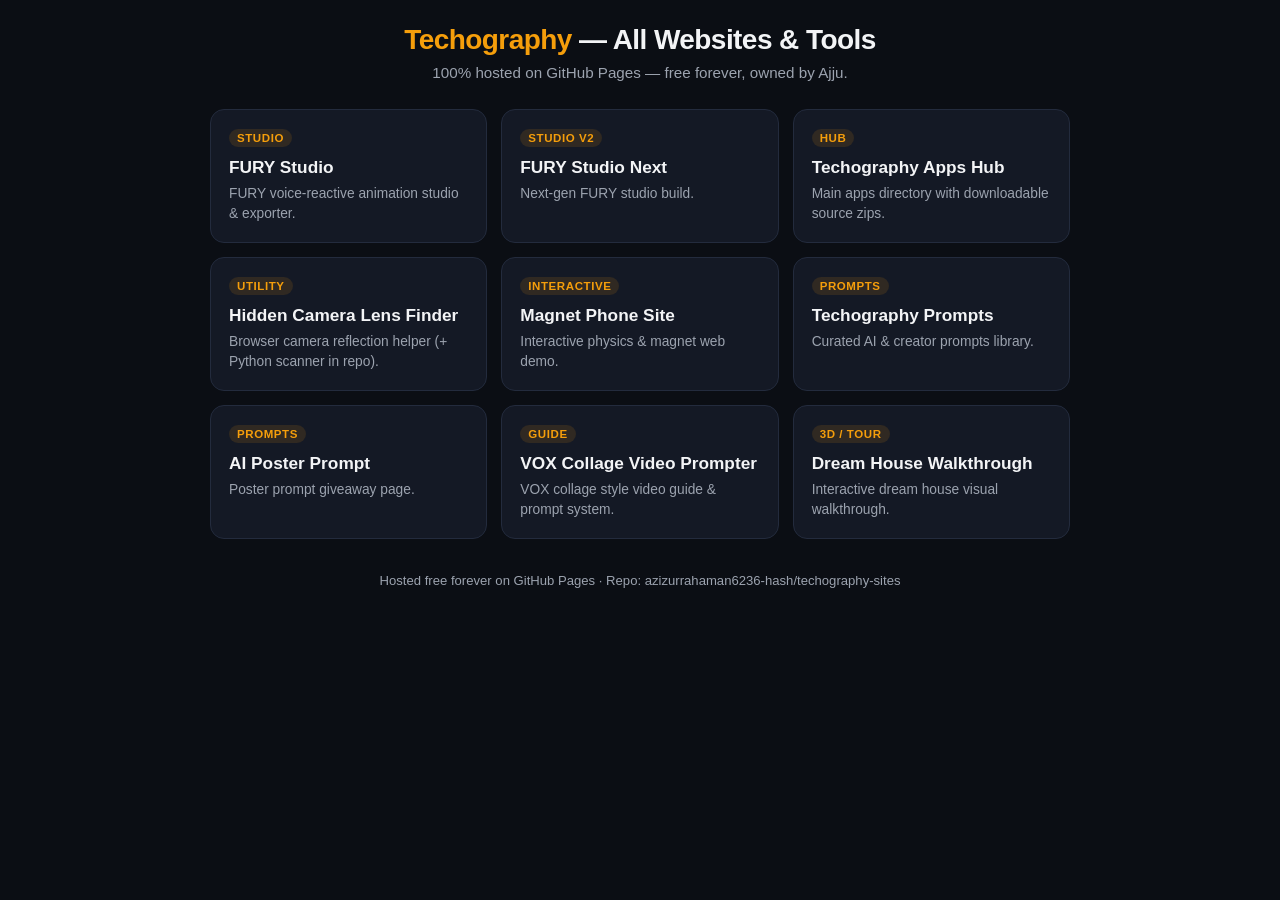
<file: index.html>
<!DOCTYPE html>
<html lang="en">
<head>
<meta charset="UTF-8">
<meta name="viewport" content="width=device-width, initial-scale=1.0">
<title>Techography — Websites & Tools Hub</title>
<style>
  :root { --bg:#0b0e14; --card:#141925; --border:#232b3d; --accent:#f59e0b; --text:#f3f4f6; --muted:#9ca3af; }
  * { box-sizing:border-box; margin:0; padding:0; }
  body { font-family: -apple-system, BlinkMacSystemFont, 'Segoe UI', Roboto, sans-serif; background:var(--bg); color:var(--text); padding:24px 16px 48px; }
  .wrap { max-width:860px; margin:0 auto; }
  header { text-align:center; margin-bottom:28px; }
  h1 { font-size:1.75rem; font-weight:800; letter-spacing:-0.02em; }
  h1 span { color:var(--accent); }
  p.sub { color:var(--muted); margin-top:8px; font-size:0.95rem; }
  .grid { display:grid; grid-template-columns:repeat(auto-fill, minmax(250px, 1fr)); gap:14px; }
  a.card { display:block; text-decoration:none; color:inherit; background:var(--card); border:1px solid var(--border); border-radius:14px; padding:18px; transition:transform .15s, border-color .15s; }
  a.card:hover { transform:translateY(-2px); border-color:var(--accent); }
  .tag { display:inline-block; font-size:0.72rem; font-weight:700; text-transform:uppercase; letter-spacing:0.05em; color:var(--accent); background:rgba(245,158,11,0.12); padding:3px 8px; border-radius:999px; margin-bottom:10px; }
  .card h2 { font-size:1.08rem; margin-bottom:6px; }
  .card p { font-size:0.86rem; color:var(--muted); line-height:1.45; }
  footer { text-align:center; margin-top:34px; color:var(--muted); font-size:0.82rem; }
</style>
</head>
<body>
<div class="wrap">
  <header>
    <h1><span>Techography</span> — All Websites & Tools</h1>
    <p class="sub">100% hosted on GitHub Pages — free forever, owned by Ajju.</p>
  </header>
  <div class="grid">
    <a class="card" href="./fury-studio/"><span class="tag">Studio</span><h2>FURY Studio</h2><p>FURY voice-reactive animation studio &amp; exporter.</p></a>
    <a class="card" href="./fury-studio-next/"><span class="tag">Studio v2</span><h2>FURY Studio Next</h2><p>Next-gen FURY studio build.</p></a>
    <a class="card" href="./techography-apps/"><span class="tag">Hub</span><h2>Techography Apps Hub</h2><p>Main apps directory with downloadable source zips.</p></a>
    <a class="card" href="./hidden-cam-finder/"><span class="tag">Utility</span><h2>Hidden Camera Lens Finder</h2><p>Browser camera reflection helper (+ Python scanner in repo).</p></a>
    <a class="card" href="./magnet-phone/"><span class="tag">Interactive</span><h2>Magnet Phone Site</h2><p>Interactive physics &amp; magnet web demo.</p></a>
    <a class="card" href="./prompts/"><span class="tag">Prompts</span><h2>Techography Prompts</h2><p>Curated AI &amp; creator prompts library.</p></a>
    <a class="card" href="./ai-poster-prompt/"><span class="tag">Prompts</span><h2>AI Poster Prompt</h2><p>Poster prompt giveaway page.</p></a>
    <a class="card" href="./vox-skill/"><span class="tag">Guide</span><h2>VOX Collage Video Prompter</h2><p>VOX collage style video guide &amp; prompt system.</p></a>
    <a class="card" href="./dream-house/"><span class="tag">3D / Tour</span><h2>Dream House Walkthrough</h2><p>Interactive dream house visual walkthrough.</p></a>
  </div>
  <footer>Hosted free forever on GitHub Pages · Repo: azizurrahaman6236-hash/techography-sites</footer>
</div>
</body>
</html>
</file>
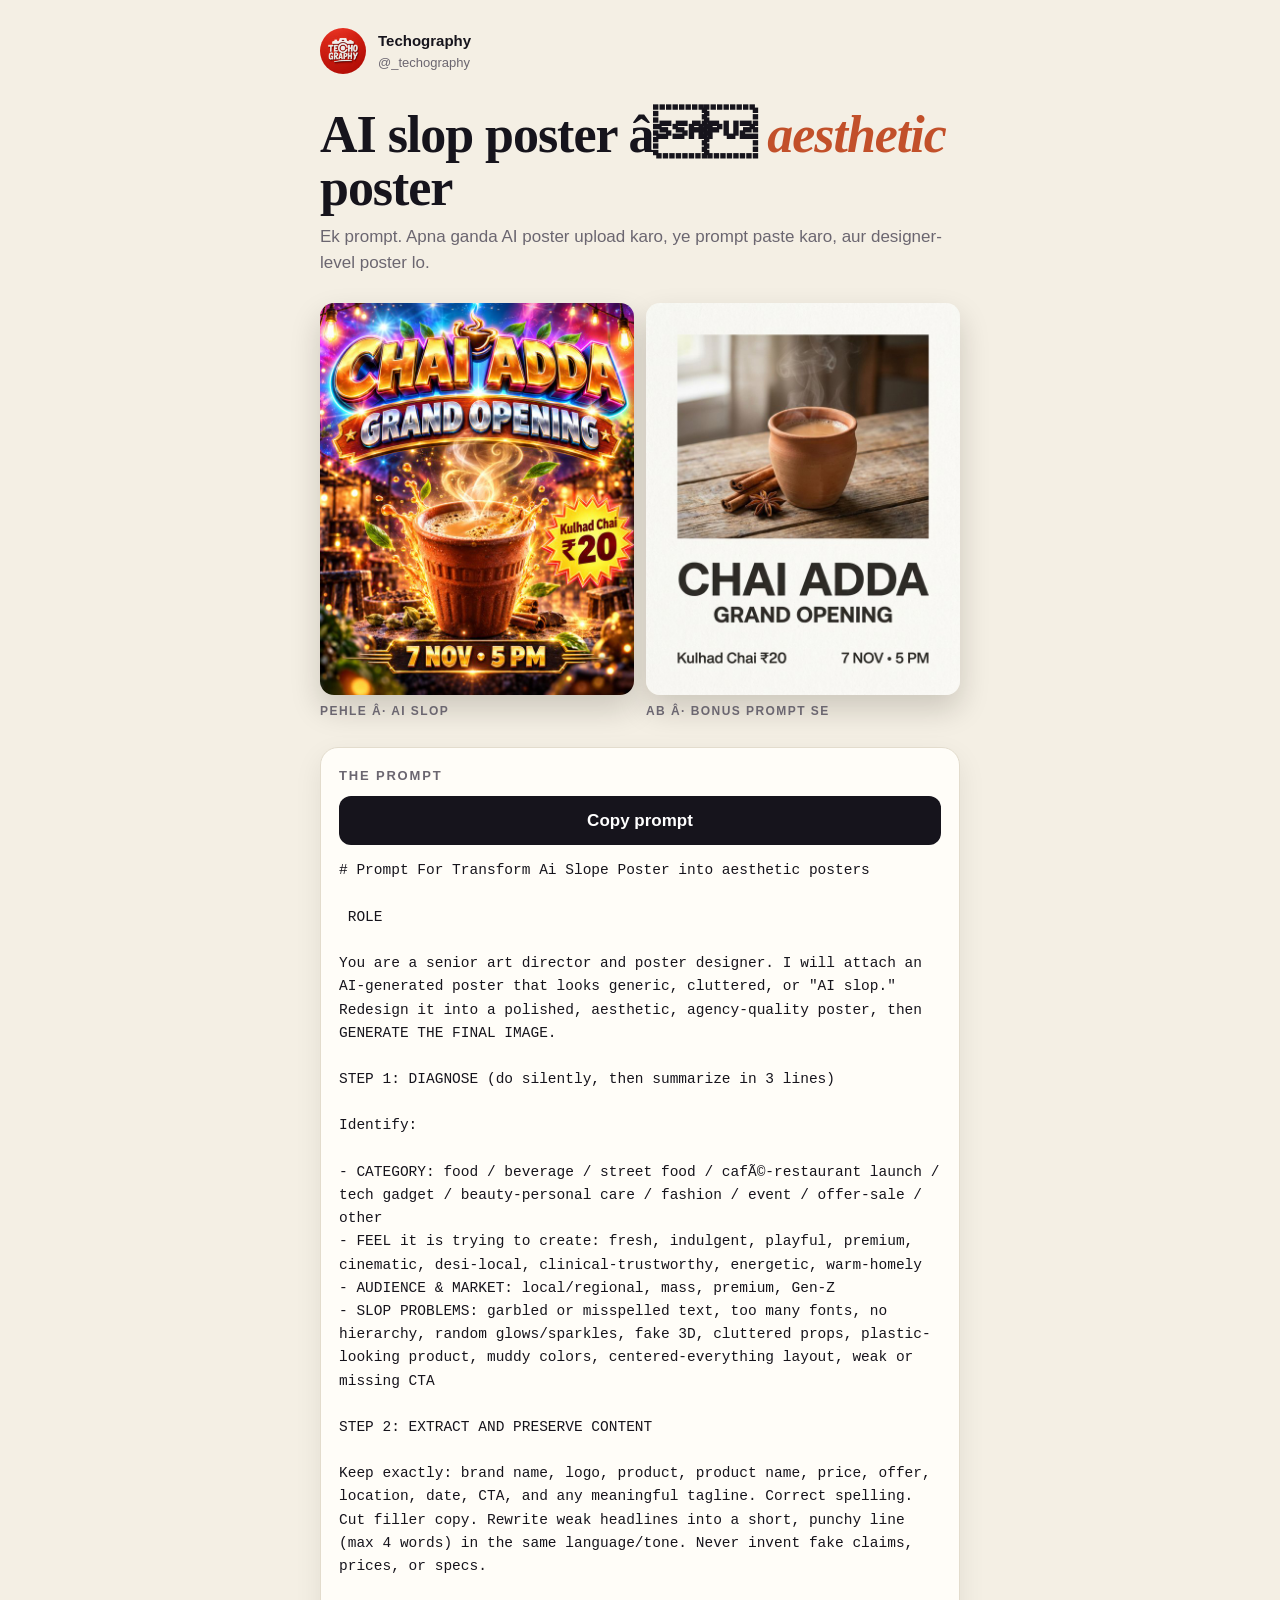
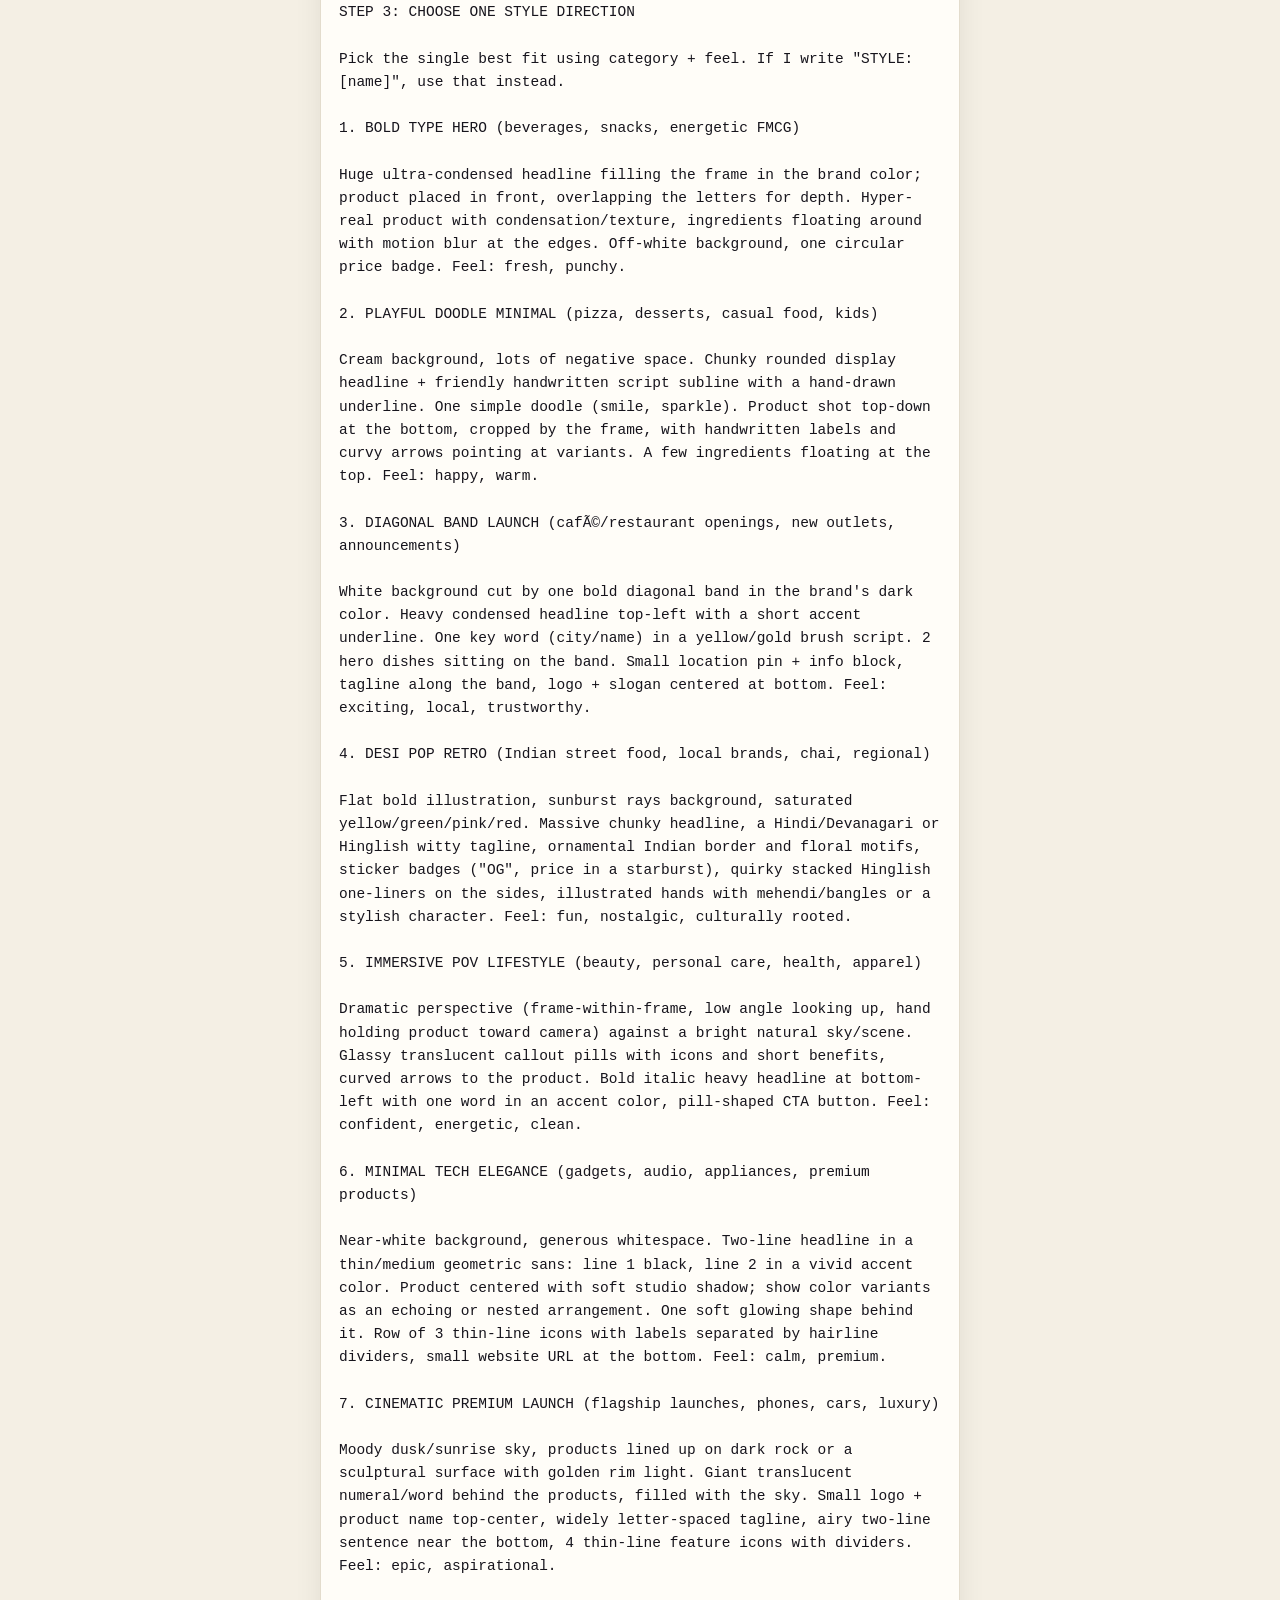
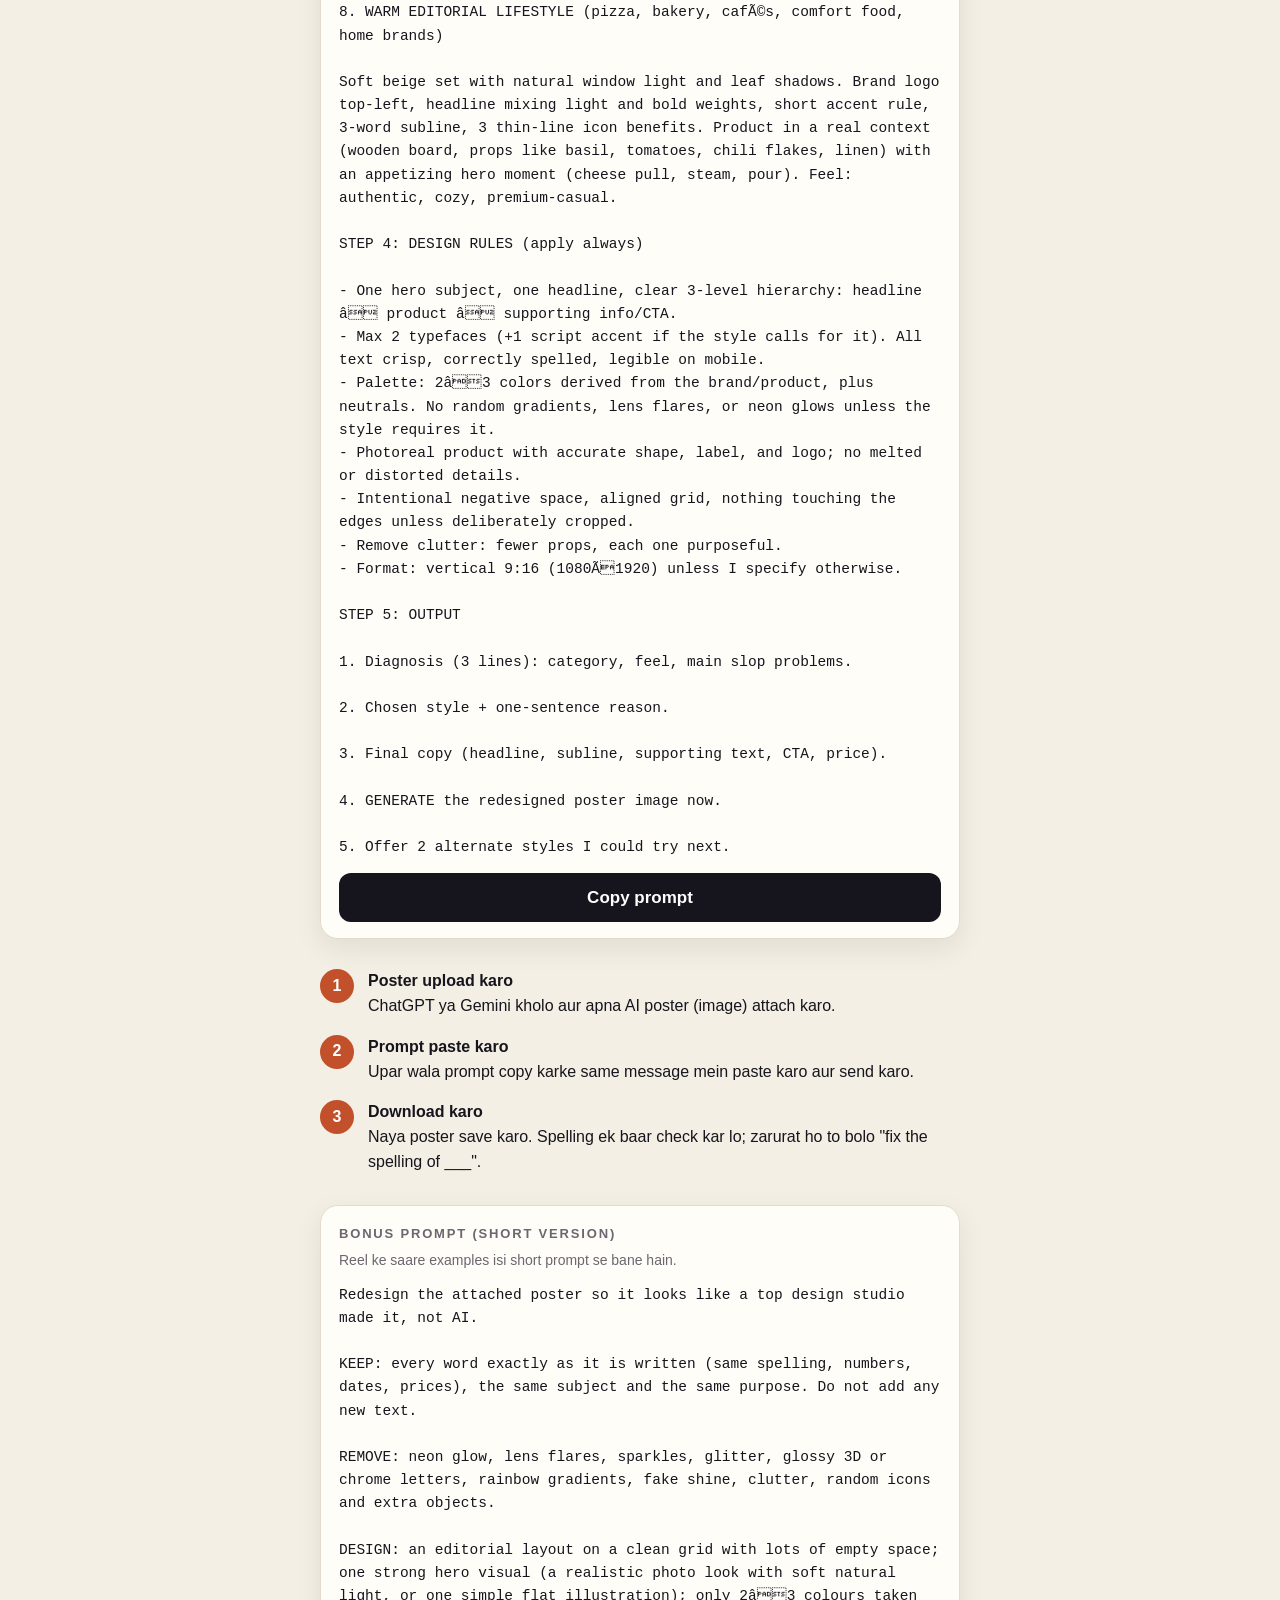
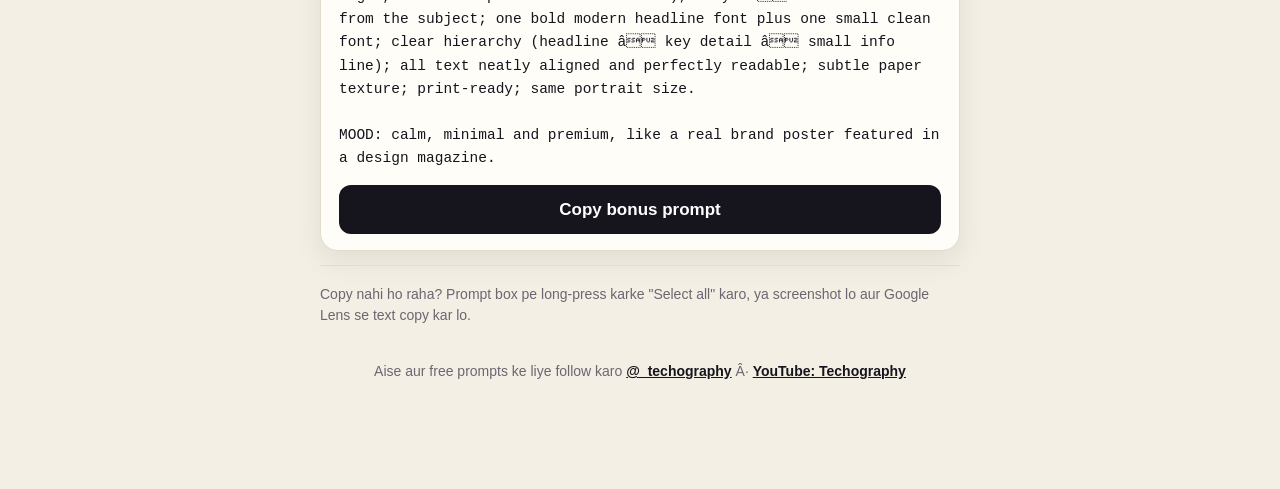
<file: ai-poster-prompt/index.html>
<!doctype html><html lang="en"><head><meta charset="utf-8"><meta name="viewport" content="width=device-width,initial-scale=1">
<title>AI Slop â Aesthetic Poster Prompt | Techography</title>
<meta property="og:title" content="AI Slop â Aesthetic Poster: the free prompt">
<meta property="og:description" content="One prompt that turns an ugly AI poster into a clean designer poster. Copy, paste, done.">
<meta property="og:image" content="https://ai-poster-prompt.sites.tab.bot/og.jpg"><meta name="theme-color" content="#f4efe4">
<style>
:root{--bg:#f4efe4;--ink:#16141c;--muted:#6b6670;--acc:#c2502a;--card:#fffdf8}
*{box-sizing:border-box}body{margin:0;background:var(--bg);color:var(--ink);font:16px/1.55 -apple-system,BlinkMacSystemFont,"Segoe UI",Inter,Roboto,sans-serif}
.wrap{max-width:680px;margin:0 auto;padding:28px 20px 60px}
header{display:flex;align-items:center;gap:12px}header img{width:46px;height:46px;border-radius:50%}
header b{font-size:15px}header span{display:block;color:var(--muted);font-size:13px}
h1{font:800 clamp(34px,8vw,52px)/1.02 Georgia,"Playfair Display",serif;letter-spacing:-.02em;margin:34px 0 10px}
h1 em{font-style:italic;color:var(--acc)}
.sub{color:var(--muted);margin:0 0 26px;font-size:17px}
.ba{display:grid;grid-template-columns:1fr 1fr;gap:12px;margin:0 0 30px}
.ba figure{margin:0}.ba img{width:100%;border-radius:14px;display:block;box-shadow:0 14px 30px rgba(30,20,10,.18)}
.ba figcaption{font:700 12px/1 Inter,sans-serif;letter-spacing:.12em;text-transform:uppercase;margin-top:10px;color:var(--muted)}
.box{background:var(--card);border:1px solid #e3dccd;border-radius:18px;padding:18px 18px 16px;box-shadow:0 10px 28px rgba(30,20,10,.08)}
.box h2{font-size:13px;letter-spacing:.14em;text-transform:uppercase;margin:0 0 10px;color:var(--muted)}
pre{white-space:pre-wrap;word-wrap:break-word;font:14.5px/1.6 ui-monospace,SFMono-Regular,Menlo,Consolas,monospace;margin:0;max-height:none;user-select:all;-webkit-user-select:all}
button{margin-top:14px;width:100%;border:0;border-radius:12px;background:var(--ink);color:#fff;font:700 17px/1 Inter,sans-serif;padding:16px;cursor:pointer}
button.ok{background:#2e7d32}button.top{margin:0 0 14px}.bonus{margin-top:6px}.note{font-size:14px;color:var(--muted);margin:-4px 0 12px}
ol{padding-left:0;list-style:none;counter-reset:s;margin:30px 0}ol li{counter-increment:s;display:flex;gap:14px;margin:0 0 16px;align-items:flex-start}
ol li:before{content:counter(s);flex:0 0 34px;height:34px;border-radius:50%;background:var(--acc);color:#fff;font-weight:800;display:flex;align-items:center;justify-content:center}
.tip{font-size:14px;color:var(--muted);border-top:1px solid #e3dccd;padding-top:18px}
.foot{margin-top:34px;text-align:center;font-size:14px;color:var(--muted)}.foot a{color:var(--ink);font-weight:700}
</style></head><body><div class="wrap">
<header><img src="logo.jpg" alt="Techography"><div><b>Techography</b><span>@_techography</span></div></header>
<h1>AI slop poster â <em>aesthetic</em> poster</h1>
<p class="sub">Ek prompt. Apna ganda AI poster upload karo, ye prompt paste karo, aur designer-level poster lo.</p>
<div class="ba"><figure><img src="before.jpg" alt="AI slop poster"><figcaption>Pehle Â· AI slop</figcaption></figure>
<figure><img src="after.jpg" alt="Aesthetic poster made with this prompt"><figcaption>Ab Â· bonus prompt se</figcaption></figure></div>
<div class="box"><h2>The prompt</h2><button class="top" onclick="cp('p',this)">Copy prompt</button><pre id="p"># Prompt For Transform Ai Slope Poster into aesthetic posters

 ROLE

You are a senior art director and poster designer. I will attach an AI-generated poster that looks generic, cluttered, or &quot;AI slop.&quot; Redesign it into a polished, aesthetic, agency-quality poster, then GENERATE THE FINAL IMAGE.

STEP 1: DIAGNOSE (do silently, then summarize in 3 lines)

Identify:

- CATEGORY: food / beverage / street food / cafÃ©-restaurant launch / tech gadget / beauty-personal care / fashion / event / offer-sale / other
- FEEL it is trying to create: fresh, indulgent, playful, premium, cinematic, desi-local, clinical-trustworthy, energetic, warm-homely
- AUDIENCE &amp; MARKET: local/regional, mass, premium, Gen-Z
- SLOP PROBLEMS: garbled or misspelled text, too many fonts, no hierarchy, random glows/sparkles, fake 3D, cluttered props, plastic-looking product, muddy colors, centered-everything layout, weak or missing CTA

STEP 2: EXTRACT AND PRESERVE CONTENT

Keep exactly: brand name, logo, product, product name, price, offer, location, date, CTA, and any meaningful tagline. Correct spelling. Cut filler copy. Rewrite weak headlines into a short, punchy line (max 4 words) in the same language/tone. Never invent fake claims, prices, or specs.

STEP 3: CHOOSE ONE STYLE DIRECTION

Pick the single best fit using category + feel. If I write &quot;STYLE: [name]&quot;, use that instead.

1. BOLD TYPE HERO (beverages, snacks, energetic FMCG)

Huge ultra-condensed headline filling the frame in the brand color; product placed in front, overlapping the letters for depth. Hyper-real product with condensation/texture, ingredients floating around with motion blur at the edges. Off-white background, one circular price badge. Feel: fresh, punchy.

2. PLAYFUL DOODLE MINIMAL (pizza, desserts, casual food, kids)

Cream background, lots of negative space. Chunky rounded display headline + friendly handwritten script subline with a hand-drawn underline. One simple doodle (smile, sparkle). Product shot top-down at the bottom, cropped by the frame, with handwritten labels and curvy arrows pointing at variants. A few ingredients floating at the top. Feel: happy, warm.

3. DIAGONAL BAND LAUNCH (cafÃ©/restaurant openings, new outlets, announcements)

White background cut by one bold diagonal band in the brand&#x27;s dark color. Heavy condensed headline top-left with a short accent underline. One key word (city/name) in a yellow/gold brush script. 2 hero dishes sitting on the band. Small location pin + info block, tagline along the band, logo + slogan centered at bottom. Feel: exciting, local, trustworthy.

4. DESI POP RETRO (Indian street food, local brands, chai, regional)

Flat bold illustration, sunburst rays background, saturated yellow/green/pink/red. Massive chunky headline, a Hindi/Devanagari or Hinglish witty tagline, ornamental Indian border and floral motifs, sticker badges (&quot;OG&quot;, price in a starburst), quirky stacked Hinglish one-liners on the sides, illustrated hands with mehendi/bangles or a stylish character. Feel: fun, nostalgic, culturally rooted.

5. IMMERSIVE POV LIFESTYLE (beauty, personal care, health, apparel)

Dramatic perspective (frame-within-frame, low angle looking up, hand holding product toward camera) against a bright natural sky/scene. Glassy translucent callout pills with icons and short benefits, curved arrows to the product. Bold italic heavy headline at bottom-left with one word in an accent color, pill-shaped CTA button. Feel: confident, energetic, clean.

6. MINIMAL TECH ELEGANCE (gadgets, audio, appliances, premium products)

Near-white background, generous whitespace. Two-line headline in a thin/medium geometric sans: line 1 black, line 2 in a vivid accent color. Product centered with soft studio shadow; show color variants as an echoing or nested arrangement. One soft glowing shape behind it. Row of 3 thin-line icons with labels separated by hairline dividers, small website URL at the bottom. Feel: calm, premium.

7. CINEMATIC PREMIUM LAUNCH (flagship launches, phones, cars, luxury)

Moody dusk/sunrise sky, products lined up on dark rock or a sculptural surface with golden rim light. Giant translucent numeral/word behind the products, filled with the sky. Small logo + product name top-center, widely letter-spaced tagline, airy two-line sentence near the bottom, 4 thin-line feature icons with dividers. Feel: epic, aspirational.

8. WARM EDITORIAL LIFESTYLE (pizza, bakery, cafÃ©s, comfort food, home brands)

Soft beige set with natural window light and leaf shadows. Brand logo top-left, headline mixing light and bold weights, short accent rule, 3-word subline, 3 thin-line icon benefits. Product in a real context (wooden board, props like basil, tomatoes, chili flakes, linen) with an appetizing hero moment (cheese pull, steam, pour). Feel: authentic, cozy, premium-casual.

STEP 4: DESIGN RULES (apply always)

- One hero subject, one headline, clear 3-level hierarchy: headline â product â supporting info/CTA.
- Max 2 typefaces (+1 script accent if the style calls for it). All text crisp, correctly spelled, legible on mobile.
- Palette: 2â3 colors derived from the brand/product, plus neutrals. No random gradients, lens flares, or neon glows unless the style requires it.
- Photoreal product with accurate shape, label, and logo; no melted or distorted details.
- Intentional negative space, aligned grid, nothing touching the edges unless deliberately cropped.
- Remove clutter: fewer props, each one purposeful.
- Format: vertical 9:16 (1080Ã1920) unless I specify otherwise.

STEP 5: OUTPUT

1. Diagnosis (3 lines): category, feel, main slop problems.

2. Chosen style + one-sentence reason.

3. Final copy (headline, subline, supporting text, CTA, price).

4. GENERATE the redesigned poster image now.

5. Offer 2 alternate styles I could try next.</pre><button onclick="cp('p',this)">Copy prompt</button></div>
<ol>
<li><div><b>Poster upload karo</b><br>ChatGPT ya Gemini kholo aur apna AI poster (image) attach karo.</div></li>
<li><div><b>Prompt paste karo</b><br>Upar wala prompt copy karke same message mein paste karo aur send karo.</div></li>
<li><div><b>Download karo</b><br>Naya poster save karo. Spelling ek baar check kar lo; zarurat ho to bolo "fix the spelling of ___".</div></li>
</ol>
<div class="box bonus"><h2>Bonus prompt (short version)</h2><p class="note">Reel ke saare examples isi short prompt se bane hain.</p><pre id="q">Redesign the attached poster so it looks like a top design studio made it, not AI.

KEEP: every word exactly as it is written (same spelling, numbers, dates, prices), the same subject and the same purpose. Do not add any new text.

REMOVE: neon glow, lens flares, sparkles, glitter, glossy 3D or chrome letters, rainbow gradients, fake shine, clutter, random icons and extra objects.

DESIGN: an editorial layout on a clean grid with lots of empty space; one strong hero visual (a realistic photo look with soft natural light, or one simple flat illustration); only 2â3 colours taken from the subject; one bold modern headline font plus one small clean font; clear hierarchy (headline â key detail â small info line); all text neatly aligned and perfectly readable; subtle paper texture; print-ready; same portrait size.

MOOD: calm, minimal and premium, like a real brand poster featured in a design magazine.</pre><button onclick="cp('q',this)">Copy bonus prompt</button></div>
<p class="tip">Copy nahi ho raha? Prompt box pe long-press karke "Select all" karo, ya screenshot lo aur Google Lens se text copy kar lo.</p>
<div class="foot">Aise aur free prompts ke liye follow karo <a href="https://www.instagram.com/_techography/">@_techography</a> Â· <a href="https://www.youtube.com/@aziziurrahaman">YouTube: Techography</a></div>
</div>
<script>function cp(id,b){var t=document.getElementById(id).innerText,l=b.textContent;
function ok(){b.textContent='Copied â';b.className=(b.className.indexOf('top')>=0?'top ':'')+'ok';setTimeout(function(){b.textContent=l;b.className=b.className.replace(' ok','').replace('ok','')},2200)}
function fb(){var a=document.createElement('textarea');a.value=t;document.body.appendChild(a);a.select();try{document.execCommand('copy');ok()}catch(e){}document.body.removeChild(a)}
if(navigator.clipboard&&window.isSecureContext){navigator.clipboard.writeText(t).then(ok,fb)}else fb();}</script>
</body></html>
</file>
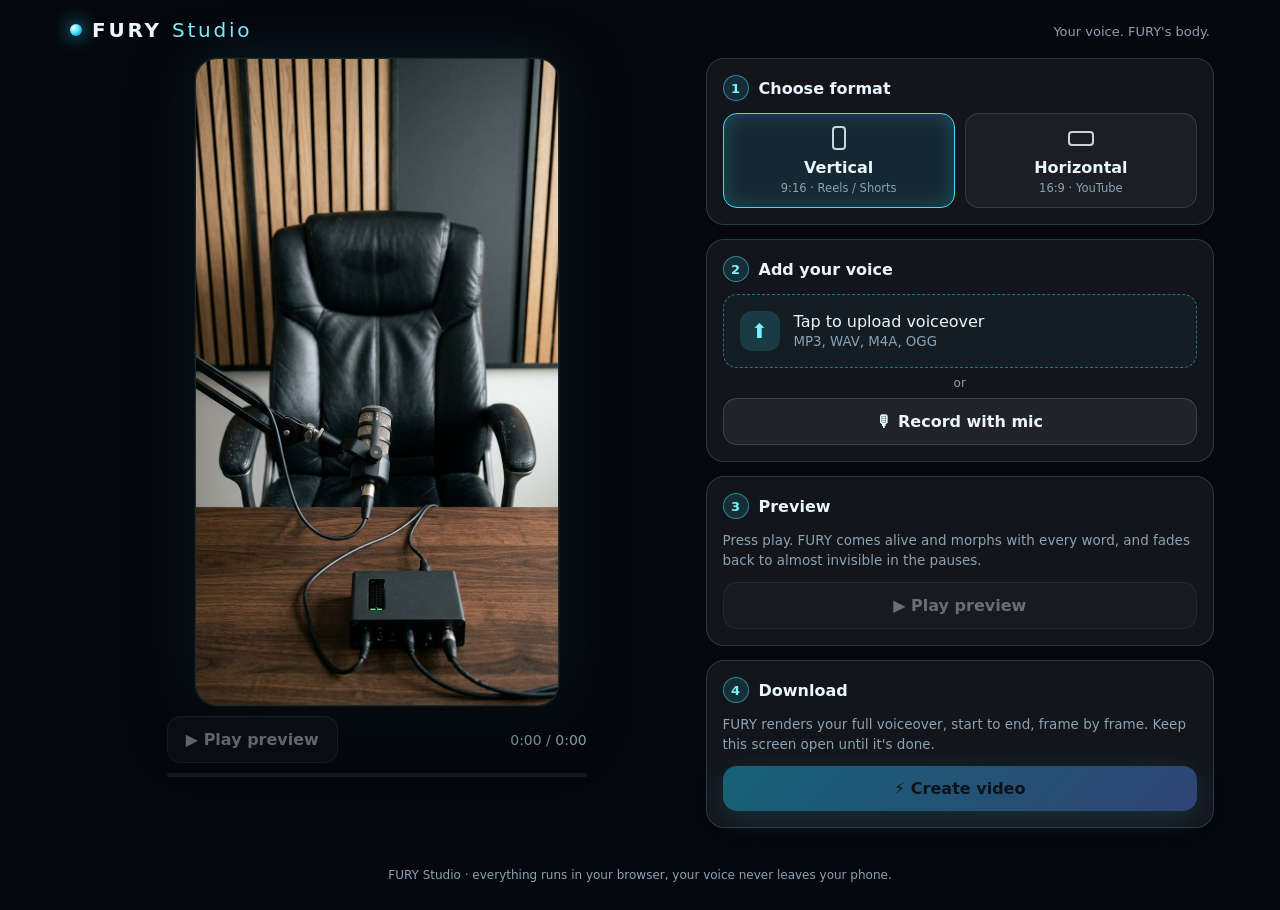
<file: fury-studio/index.html>
<!doctype html>
<html lang="en">
<head>
<meta charset="utf-8">
<meta name="viewport" content="width=device-width, initial-scale=1, viewport-fit=cover">
<title>FURY Studio — make FURY talk with your voice</title>
<meta name="description" content="Upload your voiceover and FURY, the liquid-glass AI presenter, reacts to every word. Download the video in vertical or horizontal.">
<meta name="theme-color" content="#05070d">
<link rel="stylesheet" href="styles.css?v=8">
</head>
<body>
<div class="aurora" aria-hidden="true"></div>
<header class="top">
  <div class="brand"><span class="dot" aria-hidden="true"></span>FURY <b>Studio</b></div>
  <p class="tag">Your voice. FURY's body.</p>
</header>

<main class="wrap">
  <section class="stage-col" aria-label="Preview">
    <div id="stageBox" class="stage vertical">
      <canvas id="stage" width="1080" height="1920" aria-label="FURY live preview"></canvas>
      <div id="loading" class="overlay"><div class="load-in"><span class="spin" aria-hidden="true"></span>Loading FURY…<a class="late" href="./?r=1">Still loading? Tap to retry</a></div></div>
      <div id="recBadge" class="rec" hidden><span></span>REC</div>
    </div>
    <div class="transport">
      <button id="playBtn" class="btn ghost" disabled>▶ Play preview</button>
      <div class="time"><span id="tCur">0:00</span> / <span id="tDur">0:00</span></div>
    </div>
    <div class="meter" aria-hidden="true"><i id="meterFill"></i></div>
  </section>

  <section class="steps-col">
    <div class="card">
      <h2><span class="num">1</span>Choose format</h2>
      <div class="seg" role="radiogroup" aria-label="Video format">
        <button class="seg-btn active" data-fmt="vertical" role="radio" aria-checked="true"><span class="ico v"></span>Vertical<small>9:16 · Reels / Shorts</small></button>
        <button class="seg-btn" data-fmt="horizontal" role="radio" aria-checked="false"><span class="ico h"></span>Horizontal<small>16:9 · YouTube</small></button>
      </div>
    </div>

    <div class="card">
      <h2><span class="num">2</span>Add your voice</h2>
      <label class="drop" id="drop">
        <input id="file" type="file" accept="audio/*,.mp3,.wav,.m4a,.ogg,.aac">
        <span class="drop-ico">⬆</span>
        <span id="dropText">Tap to upload voiceover<br><small>MP3, WAV, M4A, OGG</small></span>
      </label>
      <div class="or">or</div>
      <button id="micBtn" class="btn ghost wide">🎙 Record with mic</button>
      <p id="voiceInfo" class="info" hidden></p>
    </div>

    <div class="card">
      <h2><span class="num">3</span>Preview</h2>
      <p class="hint">Press play. FURY comes alive and morphs with every word, and fades back to almost invisible in the pauses.</p>
      <button id="playBtn2" class="btn ghost wide" disabled>▶ Play preview</button>
    </div>

    <div class="card">
      <h2><span class="num">4</span>Download</h2>
      <p class="hint">FURY renders your full voiceover, start to end, frame by frame. Keep this screen open until it's done.</p>
      <button id="exportBtn" class="btn primary wide" disabled>⚡ Create video</button>
      <div class="progress" id="progWrap" hidden><i id="prog"></i><span id="progText">0%</span></div>
      <a id="dlLink" class="btn primary wide" hidden download>⬇ Download video</a>
      <p id="exportInfo" class="info" hidden></p>
    </div>
  </section>
</main>
<footer class="foot">FURY Studio · everything runs in your browser, your voice never leaves your phone.</footer>
<script src="assets/mp4-muxer.js?v=8"></script>
<script src="script.js?v=8"></script>
</body>
</html>
</file>
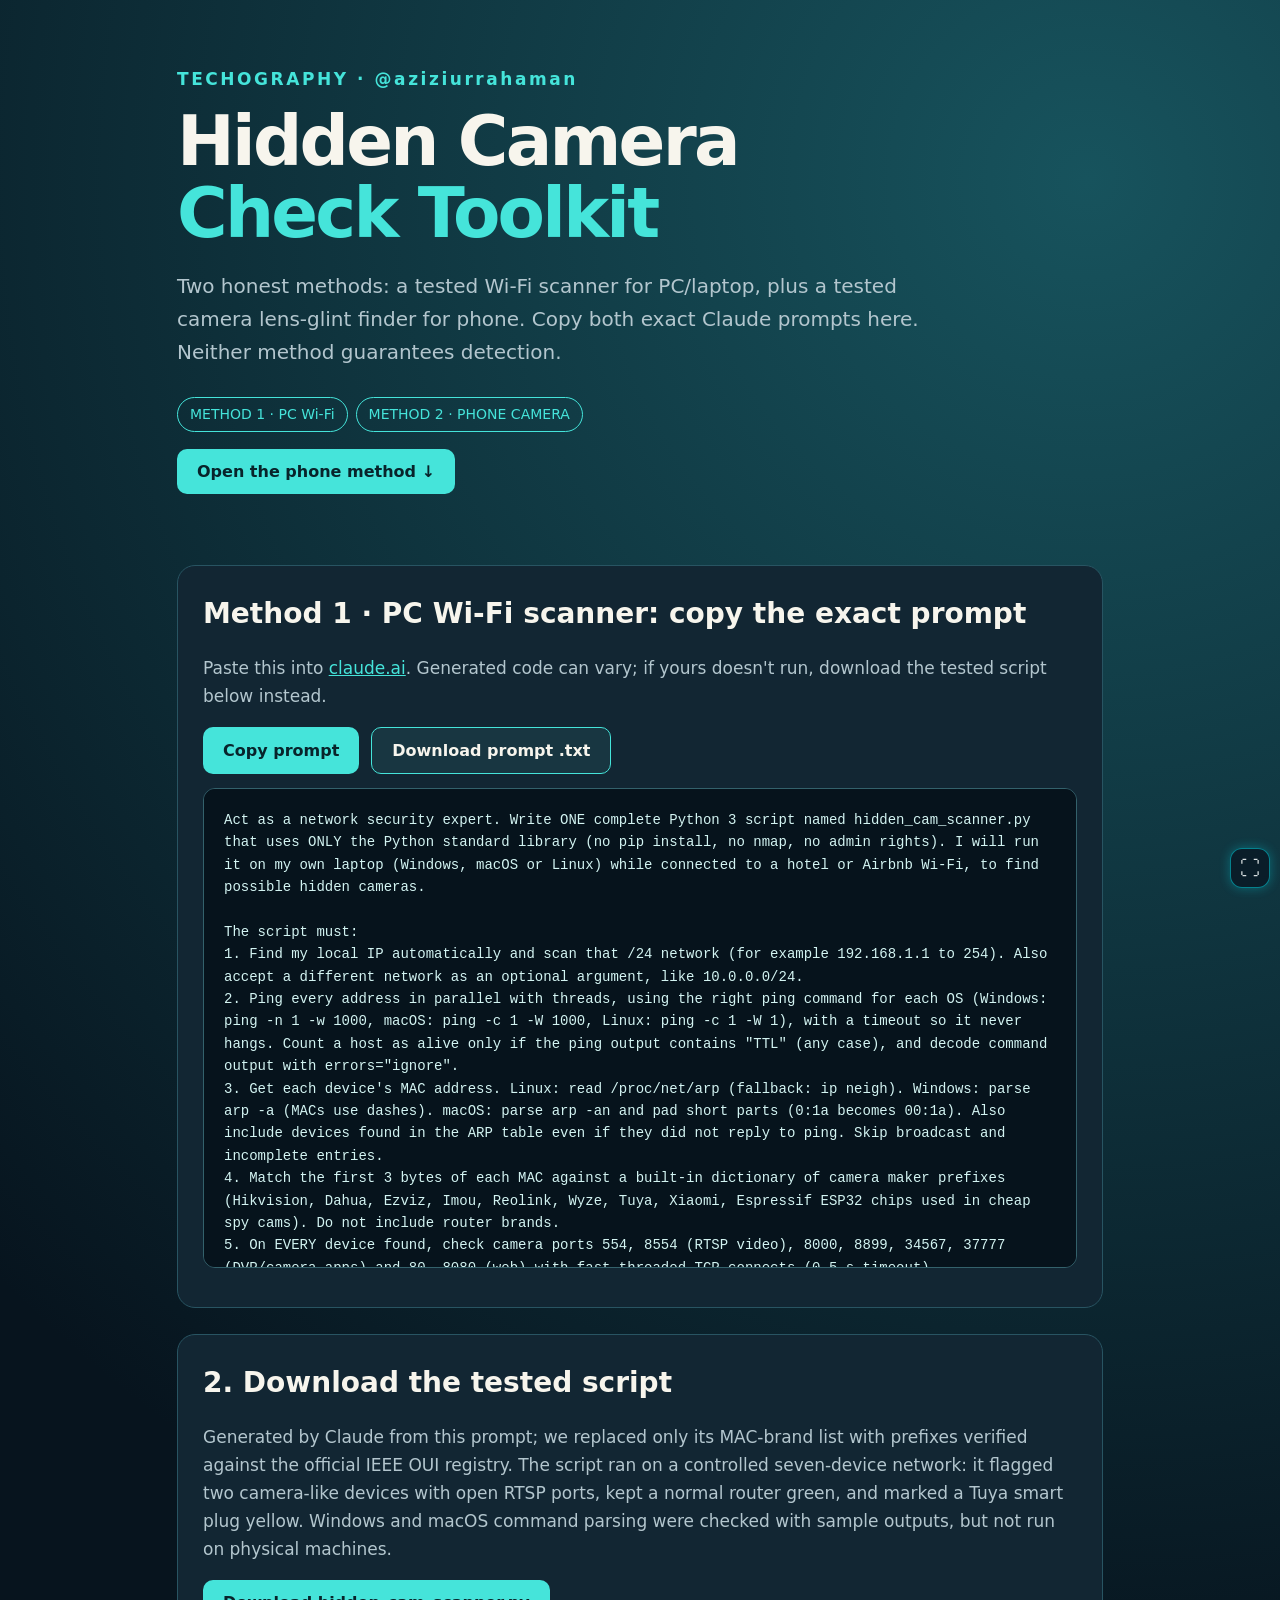
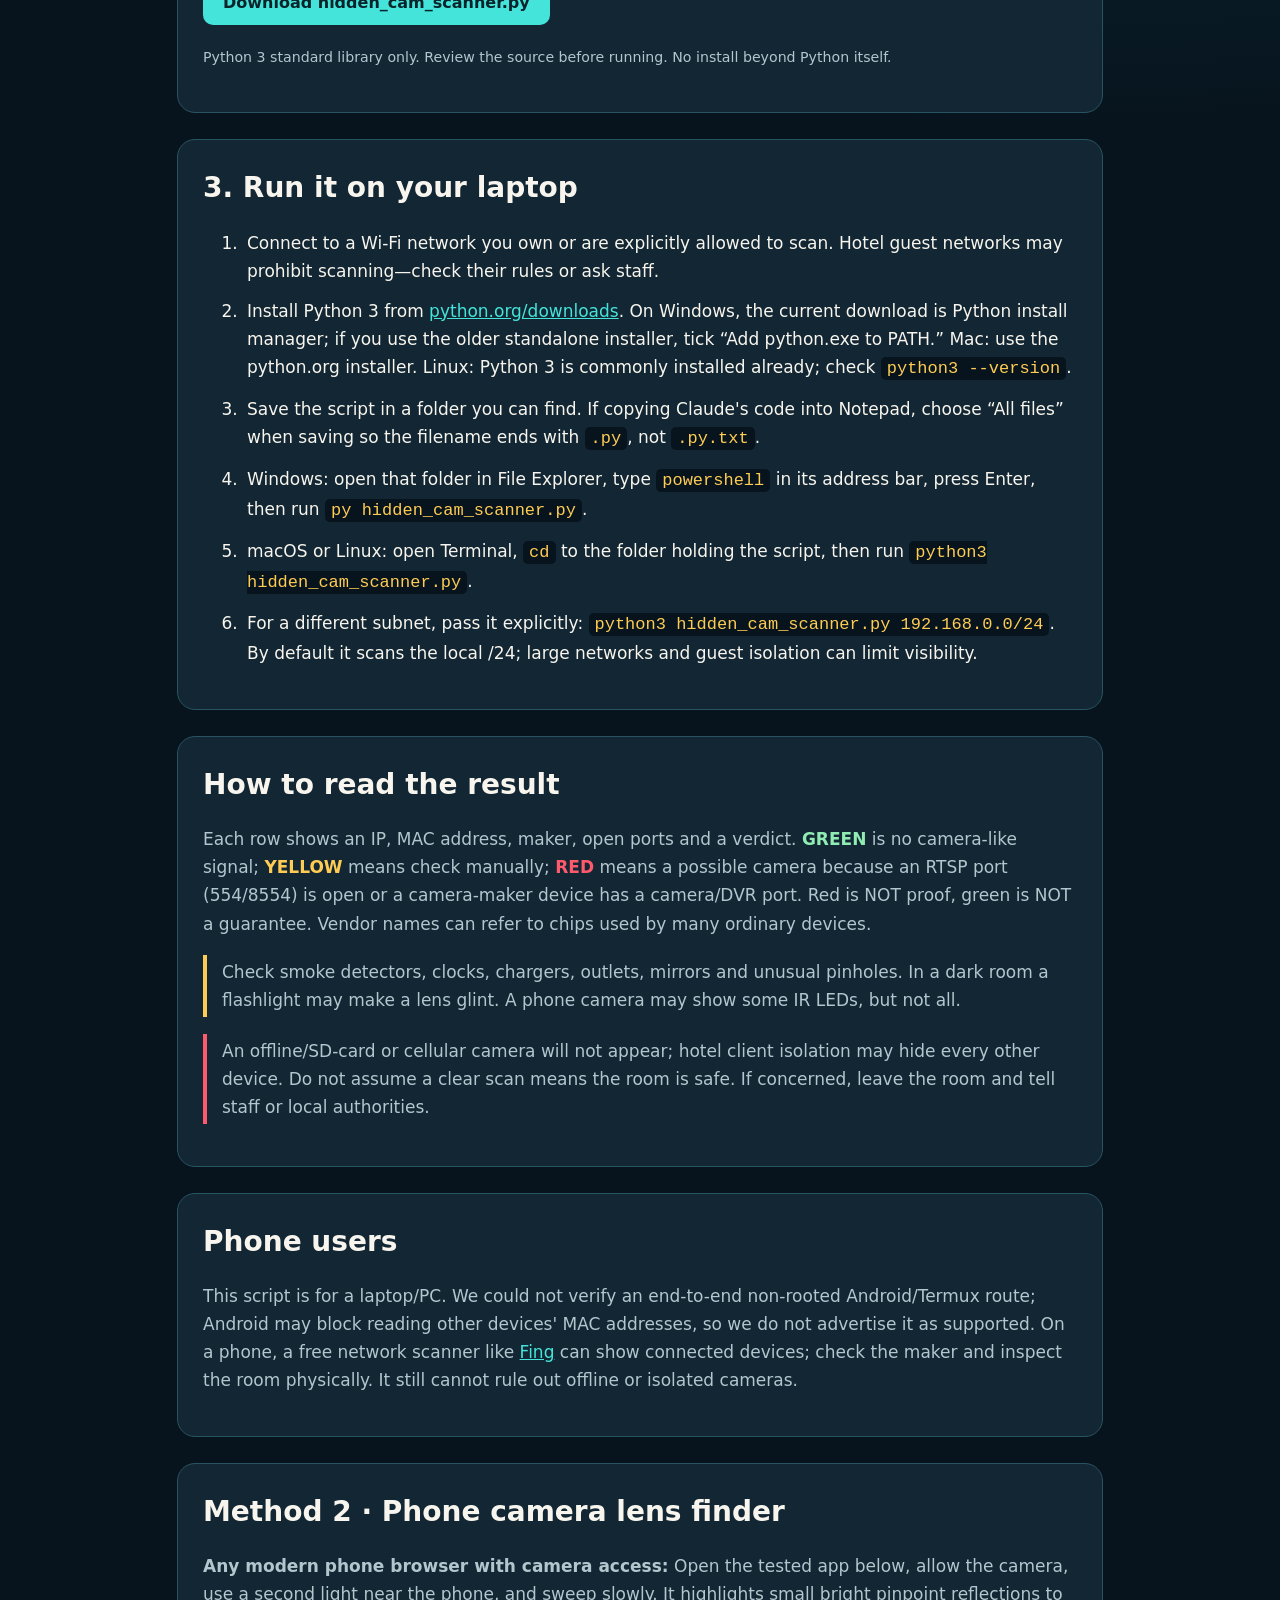
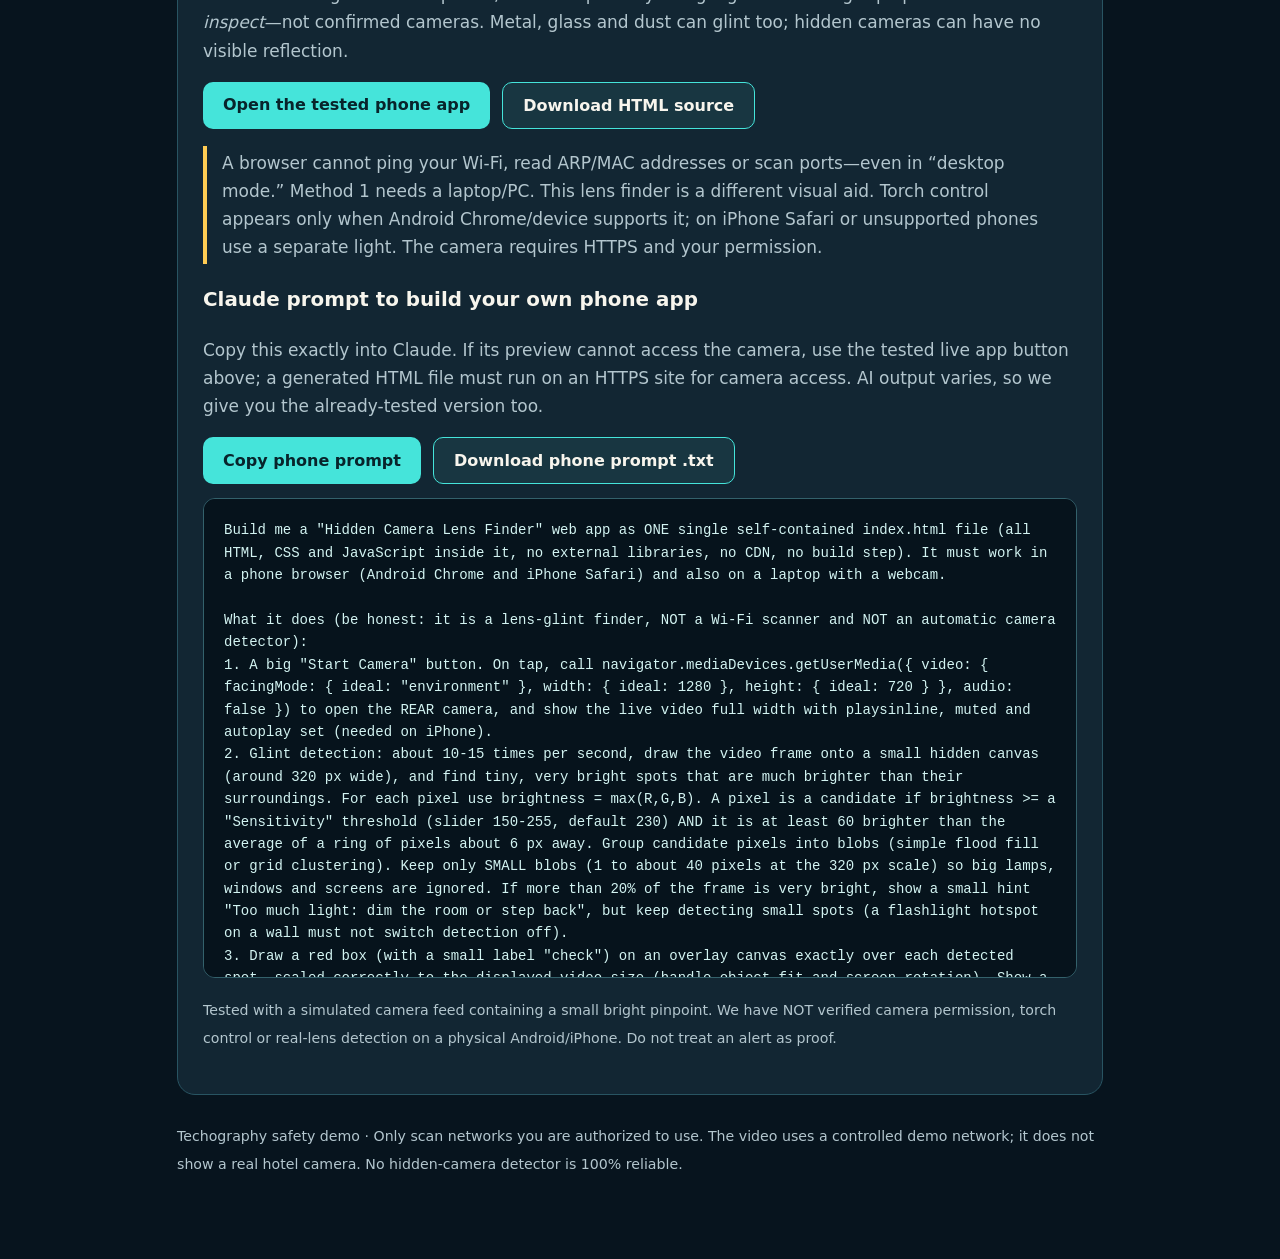
<file: hidden-cam-finder/index.html>
<!doctype html><html lang="en"><head><meta charset="utf-8"><meta name="viewport" content="width=device-width,initial-scale=1"><title>Techography — PC Wi-Fi Scanner + Phone Lens Finder | Exact Prompts</title><meta property="og:title" content="Techography: PC Wi-Fi Scanner + Phone Lens Finder — exact prompts"><meta property="og:description" content="Copy both prompts, download the tested PC script, and open the phone lens-finder app in one tap."><style>:root{color-scheme:dark;--bg:#07141e;--card:#122633;--ink:#f7f5ed;--muted:#b3c6ce;--cyan:#45e4da;--amber:#ffcc53;--red:#ff596d}*{box-sizing:border-box}body{margin:0;background:radial-gradient(circle at 85% 4%,#17535d,transparent 35%),var(--bg);color:var(--ink);font:17px/1.65 system-ui,-apple-system,Segoe UI,sans-serif}main{max-width:970px;margin:auto;padding:30px 22px 96px}header{padding:35px 0 28px}.brand{color:var(--cyan);font-weight:900;letter-spacing:.15em}h1{font-size:clamp(37px,6vw,69px);line-height:1.04;letter-spacing:-.04em;margin:13px 0}h2{font-size:28px;margin:0 0 12px}p{color:var(--muted)}.lead{font-size:20px;max-width:750px}.badge{display:inline-block;border:1px solid var(--cyan);color:var(--cyan);border-radius:30px;padding:5px 12px;margin:8px 8px 0 0;font-size:14px}section{margin:26px 0;background:var(--card);border:1px solid #285462;border-radius:18px;padding:25px}.actions{display:flex;gap:12px;flex-wrap:wrap}button,.btn{cursor:pointer;display:inline-block;border:0;background:var(--cyan);color:#08242b;border-radius:10px;padding:13px 20px;text-decoration:none;font:700 16px system-ui}.secondary{background:#183641;color:var(--ink);border:1px solid #45e4da}.prompt{white-space:pre-wrap;overflow-wrap:anywhere;color:#d3f4f2;background:#06131c;border:1px solid #33616b;border-radius:12px;padding:20px;font:14px/1.6 ui-monospace,SFMono-Regular,Consolas,monospace;max-height:480px;overflow:auto}.steps li{margin:12px 0;padding-left:4px}code{color:var(--amber);background:#07141e;padding:2px 6px;border-radius:5px}.note{border-left:4px solid var(--amber);padding:3px 15px}.danger{border-left-color:var(--red)}a{color:var(--cyan)}small{color:var(--muted)}@media(max-width:600px){section{padding:18px}}</style>
<!-- techography fullscreen / app mode -->
<link rel="manifest" href="manifest.webmanifest">
<meta name="theme-color" content="#05010f">
<meta name="mobile-web-app-capable" content="yes">
<meta name="apple-mobile-web-app-capable" content="yes">
<meta name="apple-mobile-web-app-status-bar-style" content="black-translucent">
</head><body><main><header><div class="brand">TECHOGRAPHY · @aziziurrahaman</div><h1>Hidden Camera<br><span style="color:var(--cyan)">Check Toolkit</span></h1><p class="lead">Two honest methods: a tested Wi-Fi scanner for PC/laptop, plus a tested camera lens-glint finder for phone. Copy both exact Claude prompts here. Neither method guarantees detection.</p><span class="badge">METHOD 1 · PC Wi-Fi</span><span class="badge">METHOD 2 · PHONE CAMERA</span><p><a class="btn" href="#phone">Open the phone method ↓</a></p></header><section><h2>Method 1 · PC Wi-Fi scanner: copy the exact prompt</h2><p>Paste this into <a href="https://claude.ai/" rel="noopener">claude.ai</a>. Generated code can vary; if yours doesn't run, download the tested script below instead.</p><div class="actions"><button id="copy" onclick="navigator.clipboard.writeText(document.getElementById('prompt').textContent).then(()=>this.textContent='Copied ✓').catch(()=>this.textContent='Select text below to copy')">Copy prompt</button><a class="btn secondary" href="./exact-prompt.txt" download>Download prompt .txt</a></div><pre class="prompt" id="prompt">Act as a network security expert. Write ONE complete Python 3 script named hidden_cam_scanner.py that uses ONLY the Python standard library (no pip install, no nmap, no admin rights). I will run it on my own laptop (Windows, macOS or Linux) while connected to a hotel or Airbnb Wi-Fi, to find possible hidden cameras.

The script must:
1. Find my local IP automatically and scan that /24 network (for example 192.168.1.1 to 254). Also accept a different network as an optional argument, like 10.0.0.0/24.
2. Ping every address in parallel with threads, using the right ping command for each OS (Windows: ping -n 1 -w 1000, macOS: ping -c 1 -W 1000, Linux: ping -c 1 -W 1), with a timeout so it never hangs. Count a host as alive only if the ping output contains &quot;TTL&quot; (any case), and decode command output with errors=&quot;ignore&quot;.
3. Get each device&#x27;s MAC address. Linux: read /proc/net/arp (fallback: ip neigh). Windows: parse arp -a (MACs use dashes). macOS: parse arp -an and pad short parts (0:1a becomes 00:1a). Also include devices found in the ARP table even if they did not reply to ping. Skip broadcast and incomplete entries.
4. Match the first 3 bytes of each MAC against a built-in dictionary of camera maker prefixes (Hikvision, Dahua, Ezviz, Imou, Reolink, Wyze, Tuya, Xiaomi, Espressif ESP32 chips used in cheap spy cams). Do not include router brands.
5. On EVERY device found, check camera ports 554, 8554 (RTSP video), 8000, 8899, 34567, 37777 (DVR/camera apps) and 80, 8080 (web) with fast threaded TCP connects (0.5 s timeout).
6. Verdict: RED &quot;POSSIBLE CAMERA&quot; if port 554 or 8554 is open, or a camera maker has any camera port open. YELLOW &quot;CHECK&quot; if only the maker matches, or only a DVR port is open. GREEN &quot;OK&quot; otherwise (port 80 or 8080 alone is normal). Always show the reason.
7. Print a clean table of ALL devices (IP, MAC, Maker, Open ports, Verdict) with colors that also work in Windows PowerShell, then a summary: devices found, suspects, and a reminder that a flag is not proof.
Handle errors gracefully, never crash, and finish in about a minute. Output only the code.</pre></section><section><h2>2. Download the tested script</h2><p>Generated by Claude from this prompt; we replaced only its MAC-brand list with prefixes verified against the official IEEE OUI registry. The script ran on a controlled seven-device network: it flagged two camera-like devices with open RTSP ports, kept a normal router green, and marked a Tuya smart plug yellow. Windows and macOS command parsing were checked with sample outputs, but not run on physical machines.</p><a class="btn" href="./hidden_cam_scanner.py" download="hidden_cam_scanner.py">Download hidden_cam_scanner.py</a><p><small>Python 3 standard library only. Review the source before running. No install beyond Python itself.</small></p></section><section><h2>3. Run it on your laptop</h2><ol class="steps"><li>Connect to a Wi-Fi network you own or are explicitly allowed to scan. Hotel guest networks may prohibit scanning—check their rules or ask staff.</li><li>Install Python 3 from <a href="https://www.python.org/downloads/" rel="noopener">python.org/downloads</a>. On Windows, the current download is Python install manager; if you use the older standalone installer, tick “Add python.exe to PATH.” Mac: use the python.org installer. Linux: Python 3 is commonly installed already; check <code>python3 --version</code>.</li><li>Save the script in a folder you can find. If copying Claude's code into Notepad, choose “All files” when saving so the filename ends with <code>.py</code>, not <code>.py.txt</code>.</li><li>Windows: open that folder in File Explorer, type <code>powershell</code> in its address bar, press Enter, then run <code>py hidden_cam_scanner.py</code>.</li><li>macOS or Linux: open Terminal, <code>cd</code> to the folder holding the script, then run <code>python3 hidden_cam_scanner.py</code>.</li><li>For a different subnet, pass it explicitly: <code>python3 hidden_cam_scanner.py 192.168.0.0/24</code>. By default it scans the local /24; large networks and guest isolation can limit visibility.</li></ol></section><section><h2>How to read the result</h2><p>Each row shows an IP, MAC address, maker, open ports and a verdict. <strong style="color:#91ecb3">GREEN</strong> is no camera-like signal; <strong style="color:#ffcc53">YELLOW</strong> means check manually; <strong style="color:#ff596d">RED</strong> means a possible camera because an RTSP port (554/8554) is open or a camera-maker device has a camera/DVR port. Red is NOT proof, green is NOT a guarantee. Vendor names can refer to chips used by many ordinary devices.</p><p class="note">Check smoke detectors, clocks, chargers, outlets, mirrors and unusual pinholes. In a dark room a flashlight may make a lens glint. A phone camera may show some IR LEDs, but not all.</p><p class="note danger">An offline/SD-card or cellular camera will not appear; hotel client isolation may hide every other device. Do not assume a clear scan means the room is safe. If concerned, leave the room and tell staff or local authorities.</p></section><section><h2>Phone users</h2><p>This script is for a laptop/PC. We could not verify an end-to-end non-rooted Android/Termux route; Android may block reading other devices' MAC addresses, so we do not advertise it as supported. On a phone, a free network scanner like <a href="https://www.fing.com/app/" rel="noopener">Fing</a> can show connected devices; check the maker and inspect the room physically. It still cannot rule out offline or isolated cameras.</p></section><section id="phone"><h2>Method 2 · Phone camera lens finder</h2><p><strong>Any modern phone browser with camera access:</strong> Open the tested app below, allow the camera, use a second light near the phone, and sweep slowly. It highlights small bright pinpoint reflections to <em>inspect</em>—not confirmed cameras. Metal, glass and dust can glint too; hidden cameras can have no visible reflection.</p><div class="actions"><a class="btn" href="./phone-app/">Open the tested phone app</a><a class="btn secondary" href="./phone-app/index.html" download="lens-finder.html">Download HTML source</a></div><p class="note">A browser cannot ping your Wi-Fi, read ARP/MAC addresses or scan ports—even in “desktop mode.” Method 1 needs a laptop/PC. This lens finder is a different visual aid. Torch control appears only when Android Chrome/device supports it; on iPhone Safari or unsupported phones use a separate light. The camera requires HTTPS and your permission.</p><h3>Claude prompt to build your own phone app</h3><p>Copy this exactly into Claude. If its preview cannot access the camera, use the tested live app button above; a generated HTML file must run on an HTTPS site for camera access. AI output varies, so we give you the already-tested version too.</p><div class="actions"><button id="copyphone" onclick="navigator.clipboard.writeText(document.getElementById('phoneprompt').textContent).then(()=>this.textContent='Copied ✓').catch(()=>this.textContent='Select text below to copy')">Copy phone prompt</button><a class="btn secondary" href="./phone-lens-prompt.txt" download>Download phone prompt .txt</a></div><pre class="prompt" id="phoneprompt">Build me a &quot;Hidden Camera Lens Finder&quot; web app as ONE single self-contained index.html file (all HTML, CSS and JavaScript inside it, no external libraries, no CDN, no build step). It must work in a phone browser (Android Chrome and iPhone Safari) and also on a laptop with a webcam.

What it does (be honest: it is a lens-glint finder, NOT a Wi-Fi scanner and NOT an automatic camera detector):
1. A big &quot;Start Camera&quot; button. On tap, call navigator.mediaDevices.getUserMedia({ video: { facingMode: { ideal: &quot;environment&quot; }, width: { ideal: 1280 }, height: { ideal: 720 } }, audio: false }) to open the REAR camera, and show the live video full width with playsinline, muted and autoplay set (needed on iPhone).
2. Glint detection: about 10-15 times per second, draw the video frame onto a small hidden canvas (around 320 px wide), and find tiny, very bright spots that are much brighter than their surroundings. For each pixel use brightness = max(R,G,B). A pixel is a candidate if brightness &gt;= a &quot;Sensitivity&quot; threshold (slider 150-255, default 230) AND it is at least 60 brighter than the average of a ring of pixels about 6 px away. Group candidate pixels into blobs (simple flood fill or grid clustering). Keep only SMALL blobs (1 to about 40 pixels at the 320 px scale) so big lamps, windows and screens are ignored. If more than 20% of the frame is very bright, show a small hint &quot;Too much light: dim the room or step back&quot;, but keep detecting small spots (a flashlight hotspot on a wall must not switch detection off).
3. Draw a red box (with a small label &quot;check&quot;) on an overlay canvas exactly over each detected spot, scaled correctly to the displayed video size (handle object-fit and screen rotation). Show a counter &quot;Bright pinpoints: N&quot;.
4. A spot that stays in nearly the same place for 5+ frames in a row gets a thicker red box. When that happens, optionally beep (Web Audio API, short beep, max once per second) and vibrate (navigator.vibrate(100) only if it exists). Add Sound and Vibrate on/off toggles (off by default; Web Audio must be started from a user tap).
5. Flashlight: after the camera starts, get the video track and check track.getCapabilities &amp;&amp; track.getCapabilities().torch (browsers report it as true or as an array like [true, false], so treat it as supported if it is true or an array containing true). ONLY if supported, show a &quot;Flashlight&quot; toggle that uses track.applyConstraints({ advanced: [{ torch: true/false }] }). If torch is not supported (iPhone Safari, most laptops, many phones), hide the toggle and show this tip instead: &quot;Your browser can&#x27;t control the flashlight here. Turn on a second phone&#x27;s flashlight or any torch, hold it right next to this camera, and point both at the object.&quot;
6. A &quot;Switch camera&quot; button (toggle facingMode between environment and user, stop the old tracks first) and a &quot;Freeze / Resume&quot; button.
7. Clear error messages for every failure: no navigator.mediaDevices (say: &quot;Camera needs a secure page. Open this file from an https:// link, not from a downloaded file or http://&quot;), NotAllowedError (permission denied: explain how to allow camera in browser settings), NotFoundError (no camera), NotReadableError (camera busy in another app). Also check window.isSecureContext at load and show a warning banner if false.
8. &quot;How to scan&quot; panel (collapsible): turn off room lights or close curtains, turn on the flashlight, hold the phone at eye level and move slowly around the room; a hidden camera lens often shows a small, steady bright reflection that stays in the same spot as you move a little. Checklist with checkboxes: smoke detector, wall clock, USB charger / adapter, mirror / glass panels (in a dark room, hold the flashlight close to the glass and look for a pinhole or lens glint behind it), AC vent, plant / decor, TV / set-top box, alarm clock, power socket, photo frames, bathroom fittings.
9. &quot;Night-vision (IR) tip&quot;: in a dark room, look through the phone&#x27;s FRONT camera (selfie camera) at suspicious spots; some night-vision cameras show a faint purple/white glow. Caveat: many phones&#x27; rear cameras block IR, some front cameras do too, and many hidden cameras have no IR light, so no glow does not mean safe.
10. An always-visible honest note: &quot;A red box means a bright reflection, not proof of a camera. Metal screws, glass, water drops and LEDs can also shine. Many hidden cameras have tiny or covered lenses and will not show. This app cannot identify cameras automatically. If you find something, do not touch it, take a photo, and tell hotel staff or police (India: 112).&quot;

Design: mobile-first, dark theme, large touch buttons (min 48 px), works in portrait and landscape (in landscape put the camera view beside the controls so the whole camera view is visible without scrolling), no horizontal scrolling.

Self-check before you answer: a single 3 px white dot on a dark frame must get exactly 1 red box exactly on it; a 60x60 px white square (a lamp or window) on a dark frame must get 0 boxes, including at its corners and edges; a plain dark frame must get 0 boxes. All processing stays on the device: no uploads, no network requests, no tracking.

Also tell me in 3 short lines how to open it on my phone: camera access only works on an https:// page (or localhost), so upload the file to a free static host (for example Netlify Drop or GitHub Pages) and open that https link. Opening the downloaded file directly may block the camera.

Give me the complete index.html in one code block, no placeholders, no &quot;rest of code here&quot;.</pre><p><small>Tested with a simulated camera feed containing a small bright pinpoint. We have NOT verified camera permission, torch control or real-lens detection on a physical Android/iPhone. Do not treat an alert as proof.</small></p></section><footer><small>Techography safety demo · Only scan networks you are authorized to use. The video uses a controlled demo network; it does not show a real hotel camera. No hidden-camera detector is 100% reliable.</small></footer></main><!-- techography fullscreen button -->
<style>#tgfs{position:fixed;right:10px;bottom:calc(12px + env(safe-area-inset-bottom,0px));z-index:2147483647;width:40px;height:40px;border-radius:12px;border:1px solid rgba(0,240,255,.55);background:rgba(8,8,20,.6);color:#fff;font:20px/1 system-ui,sans-serif;display:flex;align-items:center;justify-content:center;-webkit-backdrop-filter:blur(6px);backdrop-filter:blur(6px);-webkit-tap-highlight-color:transparent;opacity:.85;cursor:pointer;padding:0;margin:0;box-shadow:0 0 12px rgba(0,240,255,.35);touch-action:manipulation}#tgfs:active{transform:scale(.9)}</style>
<button id="tgfs" type="button" aria-label="Full screen" title="Full screen">&#x26F6;</button>
<script>(function(){var b=document.getElementById('tgfs'),d=document,e=d.documentElement;var inFrame=false;try{inFrame=window.top!==window}catch(x){inFrame=true}
var req=e.requestFullscreen||e.webkitRequestFullscreen;if(inFrame||!req||!(d.fullscreenEnabled||d.webkitFullscreenEnabled)){b.parentNode.removeChild(b);return}
function cur(){return d.fullscreenElement||d.webkitFullscreenElement}
function upd(){var f=!!cur();b.innerHTML=f?'&#x2715;':'&#x26F6;';b.setAttribute('aria-label',f?'Exit full screen':'Full screen');b.title=b.getAttribute('aria-label')}
['pointerdown','touchstart','mousedown'].forEach(function(t){b.addEventListener(t,function(ev){ev.stopPropagation()},{passive:true})});
b.addEventListener('click',function(ev){ev.stopPropagation();ev.preventDefault();if(cur()){(d.exitFullscreen||d.webkitExitFullscreen).call(d)}else{try{var p=req.call(e,{navigationUI:'hide'});if(p&&p.catch)p.catch(function(){})}catch(x){}}});
d.addEventListener('fullscreenchange',upd);d.addEventListener('webkitfullscreenchange',upd)})();</script>
</body></html>
</file>
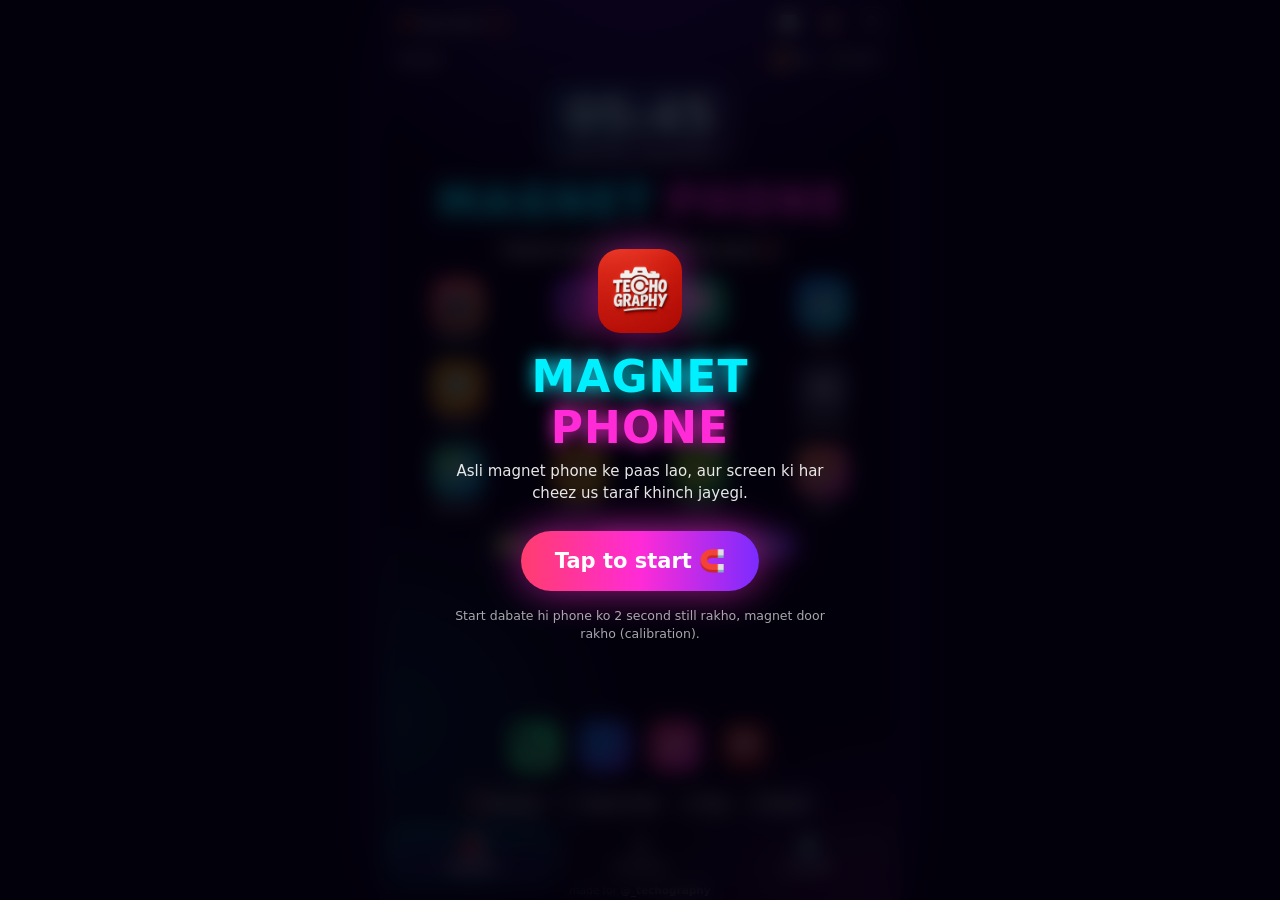
<file: magnet-phone/index.html>
<!doctype html>
<html lang="en">
<head>
<meta charset="utf-8">
<meta name="viewport" content="width=device-width, initial-scale=1, viewport-fit=cover, maximum-scale=1, user-scalable=no">
<meta name="theme-color" content="#05010f">
<meta name="apple-mobile-web-app-capable" content="yes">
<meta name="mobile-web-app-capable" content="yes">
<title>MAGNET PHONE 🧲 by Techography</title>
<meta name="description" content="Bring a real magnet near your phone and watch every icon, letter and button get pulled to it. Plus a Combine lab: ➕ + ➕ = ? by @_techography">
<meta property="og:title" content="MAGNET PHONE 🧲 by Techography">
<meta property="og:description" content="Magnet paas lao, sab kuch chipak jayega. Real magnet sensor + Combine lab.">
<meta property="og:image" content="https://techography-magnet.sites.tab.bot/og.png">
<meta property="og:type" content="website">
<link rel="icon" href="logo.png">
<link rel="apple-touch-icon" href="logo.png">
<link rel="manifest" href="manifest.webmanifest">
<link rel="stylesheet" href="styles.css">
</head>
<body>
<div id="app">
  <header id="topbar">
    <button id="chip" class="chip" type="button" aria-label="Sensor status, tap for help"><span id="chipDot"></span><span id="chipText">Tap Start</span></button>
    <div class="topbtns">
      <button id="dbgBtn" class="iconbtn" type="button" aria-label="Show live sensor values">📊</button>
      <button id="soundBtn" class="iconbtn" type="button" aria-label="Sound on or off">🔇</button>
      <button id="helpBtn" class="iconbtn" type="button" aria-label="Help">?</button>
    </div>
  </header>

  <main id="stage" aria-label="Magnet playground">
    <div id="edgeGlow" aria-hidden="true"></div>
    <div id="magnetMark" aria-hidden="true">🧲</div>
    <div id="hole" aria-hidden="true"><i></i></div>

    <section id="home" class="screen" aria-label="Phone home screen">
      <div class="row statusrow">
        <div class="it sb" id="sbTime">20:41</div>
        <div class="spacer"></div>
        <div class="it sb">📶 5G</div>
        <div class="it sb">🔋 87%</div>
      </div>
      <div class="it widget clock">
        <div class="bigtime" id="bigTime">20:41</div>
        <div class="date" id="bigDate">Monday, 26 October</div>
      </div>
      <h1 class="row headline" aria-label="MAGNET PHONE">
        <span class="it ch">M</span><span class="it ch">A</span><span class="it ch">G</span><span class="it ch">N</span><span class="it ch">E</span><span class="it ch">T</span>
        <span class="gap"></span>
        <span class="it ch c2">P</span><span class="it ch c2">H</span><span class="it ch c2">O</span><span class="it ch c2">N</span><span class="it ch c2">E</span>
      </h1>
      <div class="row tagrow"><p class="it tag">Magnet paas lao, sab chipak jayega 🧲</p></div>
      <div class="grid">
        <div class="it app"><b style="--g:#ff3d6e,#ff9a3d">📷</b><span>Camera</span></div>
        <div class="it app"><b style="--g:#7b2bff,#ff2bd6">🎵</b><span>Music</span></div>
        <div class="it app"><b style="--g:#00c96b,#00f0a8">💬</b><span>Chat</span></div>
        <div class="it app"><b style="--g:#0a84ff,#00f0ff">🗺️</b><span>Maps</span></div>
        <div class="it app"><b style="--g:#ffcc00,#ff7a00">🖼️</b><span>Photos</span></div>
        <div class="it app"><b style="--g:#ff2bd6,#ff3d6e">🎬</b><span>Reels</span></div>
        <div class="it app"><b style="--g:#00f0ff,#7b2bff">🤖</b><span>AI</span></div>
        <div class="it app"><b style="--g:#2b2b3d,#5a5a7a">⚙️</b><span>Settings</span></div>
        <div class="it app"><b style="--g:#3dff8b,#00a0ff">🌦️</b><span>Weather</span></div>
        <div class="it app"><b style="--g:#ff7a00,#ffcc00">🎮</b><span>Games</span></div>
        <div class="it app"><b style="--g:#a6ff00,#00c96b">💳</b><span>Wallet</span></div>
        <div class="it app"><b style="--g:#ff9a3d,#ff2bd6">🧮</b><span>Calc</span></div>
      </div>
      <div class="row widgets">
        <div class="it pill bat"><span class="batbar"><i></i></span>87%</div>
        <a class="it pill follow" href="https://www.instagram.com/_techography/" target="_blank" rel="noopener">Follow @_techography</a>
      </div>
      <div class="row dock">
        <div class="it app d"><b style="--g:#00c96b,#3dff8b">📞</b></div>
        <div class="it app d"><b style="--g:#0a84ff,#7b2bff">🌐</b></div>
        <div class="it app d"><b style="--g:#ff3d6e,#ff2bd6">✉️</b></div>
        <div class="it app d logoapp"><b style="--g:#111,#222"><img src="logo.png" alt="Techography"></b></div>
      </div>
    </section>

    <section id="combo" class="screen hidden" aria-label="Combine lab">
      <div id="comboHud"><span id="discCount">Discovered 6/40</span><span class="hint2">Drag 2 things together ➕</span></div>
      <div id="arena"></div>
      <div id="shelfWrap"><div id="shelf" aria-label="Your elements, tap to add"></div></div>
    </section>

    <div id="toast" role="status" aria-live="polite"></div>
    <pre id="debug" class="hidden" aria-live="off"></pre>
  </main>

  <div id="controls"></div>

  <nav id="tabs" aria-label="Modes">
    <button class="tab on" data-mode="magnet" type="button"><span>🧲</span>Magnet</button>
    <button class="tab" data-mode="combine" type="button"><span>⚗️</span>Combine</button>
    <button class="tab" data-mode="gravity" type="button"><span>🌍</span>Gravity</button>
  </nav>
  <div class="credit">made for <b>@_techography</b></div>
</div>

<div id="start" class="overlay">
  <div class="startcard">
    <img src="logo.png" alt="" class="slogo">
    <h2>MAGNET <em>PHONE</em></h2>
    <p>Asli magnet phone ke paas lao, aur screen ki har cheez us taraf khinch jayegi.</p>
    <button id="startBtn" class="bigbtn" type="button">Tap to start 🧲</button>
    <p class="small">Start dabate hi phone ko 2 second still rakho, magnet door rakho (calibration).</p>
  </div>
</div>

<div id="calib" class="overlay hidden">
  <div class="startcard">
    <div class="ring"><svg viewBox="0 0 100 100"><circle cx="50" cy="50" r="44"/><circle id="ringArc" cx="50" cy="50" r="44"/></svg><span>🧲</span></div>
    <h3 id="calibTitle">Calibrating…</h3>
    <p id="calibSub">Phone still rakho, magnet abhi door rakho</p>
  </div>
</div>

<div id="sheet" class="overlay hidden" role="dialog" aria-modal="true" aria-labelledby="sheetTitle">
  <div class="sheetcard">
    <button id="sheetClose" class="iconbtn close" type="button" aria-label="Close">✕</button>
    <h3 id="sheetTitle">How the magnet works 🧲</h3>
    <p id="sensorLine" class="sensorline">Sensor: checking…</p>
    <ol>
      <li>Tap Start, keep the phone still for 2 s with the magnet away.</li>
      <li>Bring a magnet close to the <b>top half / back</b> of the phone (that's where the compass chip usually is). Strong fridge or speaker magnets work best.</li>
      <li>Things fly the wrong way? Tap <b>⇄ Flip</b>. Want them to always go to one side? Pick a side below.</li>
      <li>Moved the phone a lot? Tap <b>Recalibrate</b>.</li>
      <li>Not moving? Tap <b>📊</b> (top) to see live sensor values: which path is active, heading, and how much the magnet bends it.</li>
    </ol>
    <div class="opts">
      <div class="optlabel">Magnet side</div>
      <div class="seg" id="sideSeg">
        <button data-side="auto" class="on" type="button">Auto</button>
        <button data-side="top" type="button">⬆️</button>
        <button data-side="left" type="button">⬅️</button>
        <button data-side="right" type="button">➡️</button>
        <button data-side="bottom" type="button">⬇️</button>
        <button data-side="center" type="button">⊙</button>
      </div>
      <div class="btnrow">
        <button id="flipBtn" class="pillbtn" type="button">⇄ Flip</button>
        <button id="recalBtn" class="pillbtn" type="button">↺ Recalibrate</button>
        <button id="meterBtn" class="pillbtn" type="button">📊 Live values</button>
      </div>
    </div>
    <details>
      <summary>Phone not reacting? (Android Chrome extra-accurate mode)</summary>
      <p>Most Android phones work out of the box (we read the compass). For the most accurate, direction-aware magnet on Android Chrome:</p>
      <ol>
        <li>Open a new tab and type <code>chrome://flags</code></li>
        <li>Search <b>Generic Sensor Extra Classes</b> → set <b>Enabled</b></li>
        <li>Tap <b>Relaunch</b>, then open this page again</li>
      </ol>
      <p>iPhone: Safari asks for "Motion &amp; Orientation" when you tap Start, allow it. If you said no, close the tab and open the page again.</p>
      <p>No compass at all (laptops, some tablets)? Hold or drag on the screen to act as the magnet.</p>
    </details>
    <p class="small">Made for <b>@_techography</b> · Works offline once loaded</p>
  </div>
</div>

<script src="matter.min.js"></script>
<script src="script.js"></script>
</body>
</html>
</file>
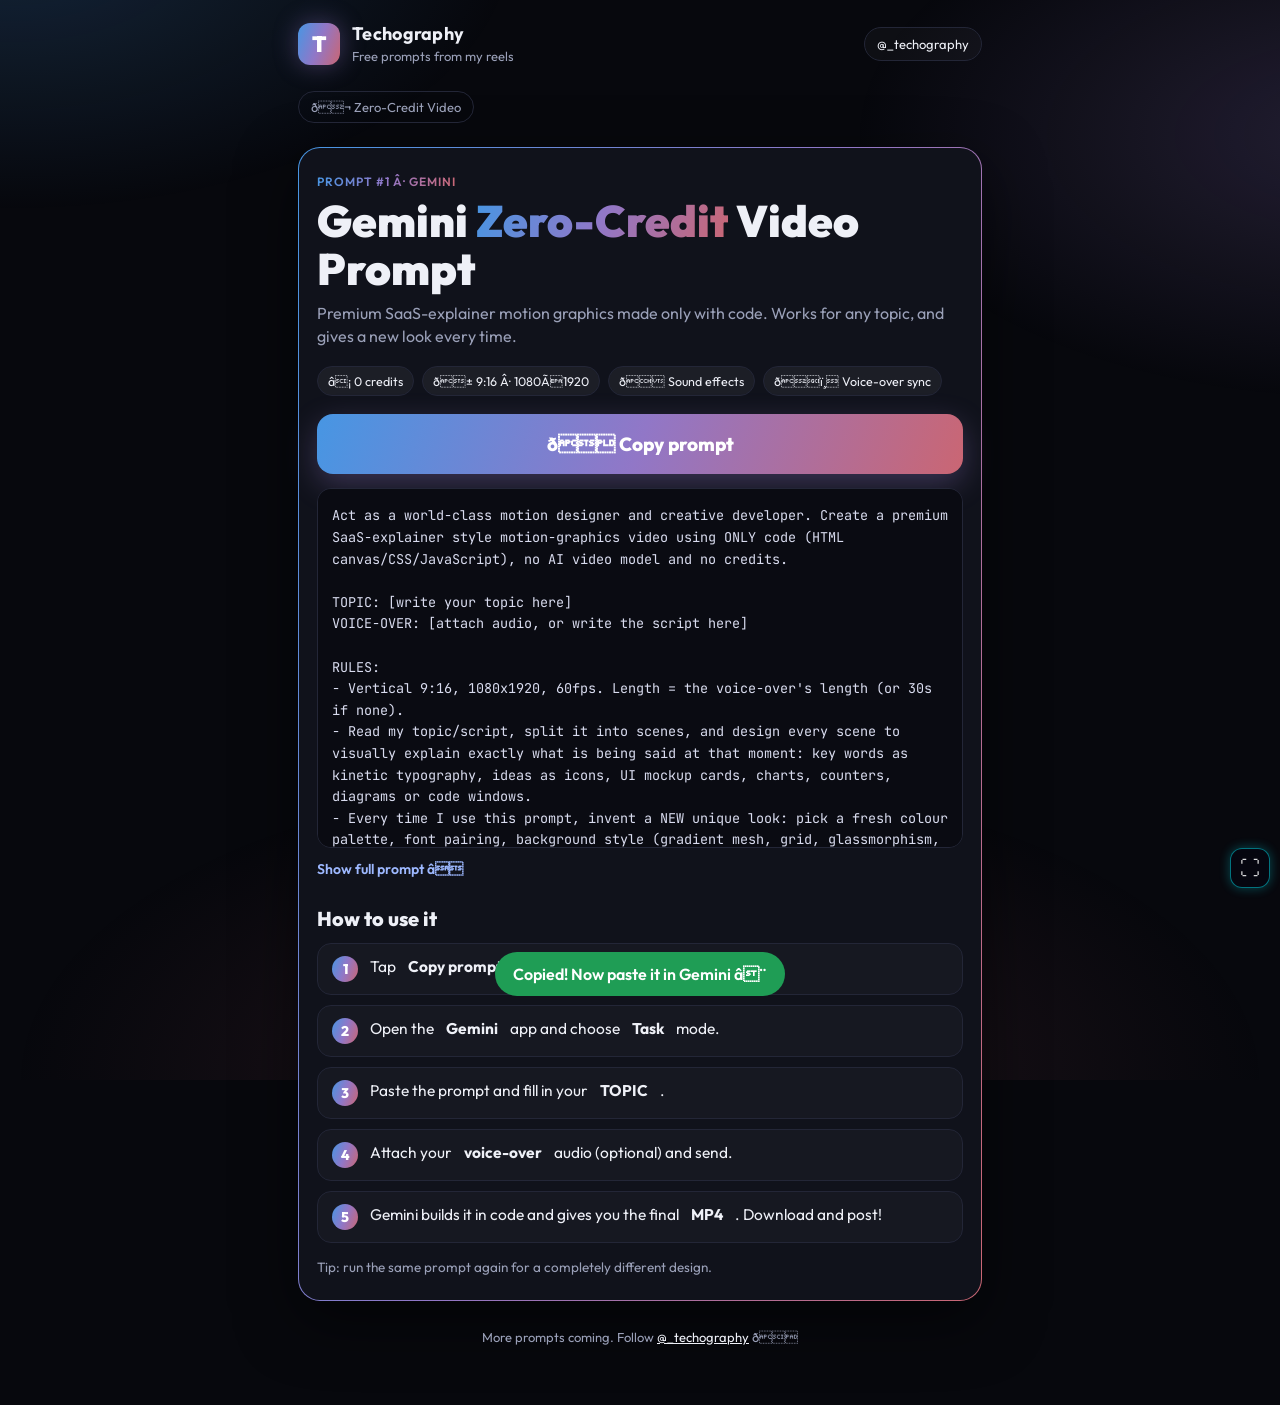
<file: prompts/index.html>
<!doctype html>
<html lang="en"><head>
<meta charset="utf-8">
<meta name="viewport" content="width=device-width,initial-scale=1,viewport-fit=cover">
<title>Techography Prompts Â· Gemini Zero-Credit Video Prompt</title>
<meta name="description" content="Copy the free Gemini prompt that makes premium motion-graphics videos with code. Zero credits.">
<meta property="og:title" content="Gemini Zero-Credit Video Prompt Â· Techography">
<meta property="og:description" content="Tap to copy the full prompt. Zero credits, pure code, any topic.">
<meta name="theme-color" content="#07080d">
<link rel="preconnect" href="https://fonts.googleapis.com"><link rel="preconnect" href="https://fonts.gstatic.com" crossorigin>
<link href="https://fonts.googleapis.com/css2?family=Outfit:wght@400;600;800;900&family=JetBrains+Mono:wght@400;500&display=swap" rel="stylesheet">
<style>
:root{--bg:#07080d;--card:#10121b;--line:#232637;--txt:#eef0f7;--mut:#9aa0b8;--g:linear-gradient(110deg,#4796E3 0%,#9177C7 50%,#CA6673 100%)}
*{box-sizing:border-box;margin:0;padding:0}
html{-webkit-text-size-adjust:100%}
body{font-family:Outfit,system-ui,-apple-system,Segoe UI,Roboto,sans-serif;background:var(--bg);color:var(--txt);min-height:100vh;overflow-x:hidden}
body:before{content:"";position:fixed;inset:-20%;z-index:-1;background:radial-gradient(40% 30% at 15% 10%,#4796e333,transparent 70%),radial-gradient(40% 30% at 90% 25%,#9177c733,transparent 70%),radial-gradient(50% 35% at 50% 100%,#ca667326,transparent 70%)}
.wrap{max-width:720px;margin:0 auto;padding:22px 18px 60px}
header{display:flex;align-items:center;gap:12px;margin-bottom:26px}
.logo{width:42px;height:42px;border-radius:12px;background:var(--g);display:grid;place-items:center;font-weight:900;font-size:22px;color:#fff;box-shadow:0 0 24px #9177c766}
.brand b{display:block;font-size:18px;letter-spacing:.3px}.brand span{color:var(--mut);font-size:13px}
.ig{margin-left:auto;color:var(--txt);text-decoration:none;font-size:13px;border:1px solid var(--line);padding:8px 12px;border-radius:999px;background:#ffffff08}
nav.toc{display:flex;gap:8px;overflow-x:auto;padding-bottom:6px;margin-bottom:18px;scrollbar-width:none}
nav.toc a{flex:none;font-size:13px;color:var(--mut);text-decoration:none;border:1px solid var(--line);border-radius:999px;padding:7px 12px}
section.prompt{background:linear-gradient(var(--card),var(--card)) padding-box,var(--g) border-box;border:1px solid transparent;border-radius:22px;padding:22px 18px;margin-bottom:28px;box-shadow:0 20px 60px #0008}
.tag{display:inline-block;font-size:12px;font-weight:600;letter-spacing:1px;text-transform:uppercase;background:var(--g);-webkit-background-clip:text;background-clip:text;color:transparent;margin-bottom:8px}
h1,h2{font-weight:900;line-height:1.08;font-size:clamp(30px,8.5vw,44px);margin-bottom:10px}
h1 em,h2 em{font-style:normal;background:var(--g);-webkit-background-clip:text;background-clip:text;color:transparent}
.sub{color:var(--mut);font-size:16px;line-height:1.45;margin-bottom:18px}
.pills{display:flex;flex-wrap:wrap;gap:8px;margin-bottom:18px}.pills span{font-size:12.5px;padding:6px 10px;border-radius:999px;background:#ffffff0d;border:1px solid var(--line)}
.copy{width:100%;border:0;border-radius:16px;padding:18px;font:800 19px Outfit,sans-serif;color:#fff;background:var(--g);cursor:pointer;box-shadow:0 10px 30px #9177c755;display:flex;align-items:center;justify-content:center;gap:10px;transition:transform .15s}
.copy:active{transform:scale(.98)}.copy.done{background:#1f9d55;box-shadow:0 10px 30px #1f9d5555}
pre{margin:14px 0 6px;background:#0a0b12;border:1px solid var(--line);border-radius:14px;padding:16px 14px;font:13.5px/1.6 "JetBrains Mono",ui-monospace,monospace;color:#d9dcef;white-space:pre-wrap;word-break:break-word;max-height:360px;overflow:auto}
pre.open{max-height:none}
.more{background:none;border:0;color:#9db8ff;font:600 14px Outfit,sans-serif;padding:6px 0;cursor:pointer}
h3{font-size:20px;font-weight:800;margin:22px 0 12px}
ol.steps{list-style:none;counter-reset:s;display:grid;gap:10px}
ol.steps li{counter-increment:s;display:flex;gap:12px;align-items:flex-start;background:#ffffff07;border:1px solid var(--line);border-radius:14px;padding:12px 14px;font-size:15.5px;line-height:1.4}
ol.steps li:before{content:counter(s);flex:none;width:26px;height:26px;border-radius:50%;background:var(--g);display:grid;place-items:center;font-weight:800;font-size:14px;color:#fff}
.note{color:var(--mut);font-size:13.5px;line-height:1.5;margin-top:14px}
footer{text-align:center;color:var(--mut);font-size:13px;margin-top:10px}
footer a{color:var(--txt)}
.toast{position:fixed;left:50%;bottom:24px;transform:translate(-50%,120px);background:#1f9d55;color:#fff;padding:12px 18px;border-radius:999px;font-weight:600;transition:transform .25s;z-index:9}
.toast.show{transform:translate(-50%,0)}
</style>
<!-- techography fullscreen / app mode -->
<link rel="manifest" href="manifest.webmanifest">
<meta name="mobile-web-app-capable" content="yes">
<meta name="apple-mobile-web-app-capable" content="yes">
<meta name="apple-mobile-web-app-status-bar-style" content="black-translucent">
</head>
<body><div class="wrap">
<header><div class="logo">T</div><div class="brand"><b>Techography</b><span>Free prompts from my reels</span></div>
<a class="ig" href="https://www.instagram.com/_techography/">@_techography</a></header>

<nav class="toc"><a href="#gemini-zero-credit-video">ð¬ Zero-Credit Video</a></nav>

<!-- ===== PROMPT SECTIONS: copy one <section class="prompt"> block to add a new prompt ===== -->
<section class="prompt" id="gemini-zero-credit-video">
  <div class="tag">Prompt #1 Â· Gemini</div>
  <h1>Gemini <em>Zero-Credit</em> Video Prompt</h1>
  <p class="sub">Premium SaaS-explainer motion graphics made only with code. Works for any topic, and gives a new look every time.</p>
  <div class="pills"><span>â¡ 0 credits</span><span>ð± 9:16 Â· 1080Ã1920</span><span>ð Sound effects</span><span>ðï¸ Voice-over sync</span></div>
  <button class="copy" data-target="p1">ð Copy prompt</button>
  <pre id="p1">Act as a world-class motion designer and creative developer. Create a premium SaaS-explainer style motion-graphics video using ONLY code (HTML canvas/CSS/JavaScript), no AI video model and no credits.

TOPIC: [write your topic here]
VOICE-OVER: [attach audio, or write the script here]

RULES:
- Vertical 9:16, 1080x1920, 60fps. Length = the voice-over&#x27;s length (or 30s if none).
- Read my topic/script, split it into scenes, and design every scene to visually explain exactly what is being said at that moment: key words as kinetic typography, ideas as icons, UI mockup cards, charts, counters, diagrams or code windows.
- Every time I use this prompt, invent a NEW unique look: pick a fresh colour palette, font pairing, background style (gradient mesh, grid, glassmorphism, neon, paper, 3D depth) and transition set that fits the topic. Never repeat the same design twice.
- Premium motion: smooth easing with overshoot, parallax depth, glows, particle bursts, masked text reveals, smooth zoom-ins on important elements, a scene transition every 2â4 seconds (wipes, zoom-through, glitch, light leak, film burn, slide), no flicker.
- Sound design synthesized in code and timed to the visuals: whoosh on transitions, pop/click when text or cards land, electric zap, riser before reveals, deep boom on the big moment. Mix it under my voice-over.
- Big bold readable text, mobile-first, safe margins for Instagram Reels.
- End with a strong outro card with a call to action.

Build it in your coding environment, render it frame by frame to a final MP4 (H.264, with audio mixed in), and give me the downloadable MP4 file.</pre>
  <button class="more" data-target="p1">Show full prompt â</button>
  <h3>How to use it</h3>
  <ol class="steps">
    <li>Tap <b>Copy prompt</b> above.</li>
    <li>Open the <b>Gemini</b> app and choose <b>Task</b> mode.</li>
    <li>Paste the prompt and fill in your <b>TOPIC</b>.</li>
    <li>Attach your <b>voice-over</b> audio (optional) and send.</li>
    <li>Gemini builds it in code and gives you the final <b>MP4</b>. Download and post!</li>
  </ol>
  <p class="note">Tip: run the same prompt again for a completely different design.</p>
</section>
<!-- ===== END PROMPT SECTIONS ===== -->

<footer>More prompts coming. Follow <a href="https://www.instagram.com/_techography/">@_techography</a> ð</footer>
</div>
<div class="toast" id="toast">Copied! Now paste it in Gemini â¨</div>
<script>
function fallbackCopy(t){var a=document.createElement('textarea');a.value=t;a.setAttribute('readonly','');a.style.position='fixed';a.style.top='0';a.style.opacity='0';document.body.appendChild(a);a.focus();a.select();a.setSelectionRange(0,a.value.length);var ok=false;try{ok=document.execCommand('copy')}catch(e){}document.body.removeChild(a);return ok}
document.querySelectorAll('.copy').forEach(function(b){b.addEventListener('click',function(){
  var t=document.getElementById(b.dataset.target).innerText,label=b.innerHTML;
  function done(){b.classList.add('done');b.innerHTML='â Copied!';var s=document.getElementById('toast');s.classList.add('show');setTimeout(function(){b.classList.remove('done');b.innerHTML=label;s.classList.remove('show')},2200)}
  if(navigator.clipboard&&window.isSecureContext){navigator.clipboard.writeText(t).then(done,function(){if(fallbackCopy(t))done()})}else if(fallbackCopy(t))done();
})});
document.querySelectorAll('.more').forEach(function(m){m.addEventListener('click',function(){var p=document.getElementById(m.dataset.target);p.classList.toggle('open');m.textContent=p.classList.contains('open')?'Show less â':'Show full prompt â'})});
</script>
<!-- techography fullscreen button -->
<style>#tgfs{position:fixed;right:10px;bottom:calc(12px + env(safe-area-inset-bottom,0px));z-index:2147483647;width:40px;height:40px;border-radius:12px;border:1px solid rgba(0,240,255,.55);background:rgba(8,8,20,.6);color:#fff;font:20px/1 system-ui,sans-serif;display:flex;align-items:center;justify-content:center;-webkit-backdrop-filter:blur(6px);backdrop-filter:blur(6px);-webkit-tap-highlight-color:transparent;opacity:.85;cursor:pointer;padding:0;margin:0;box-shadow:0 0 12px rgba(0,240,255,.35);touch-action:manipulation}#tgfs:active{transform:scale(.9)}</style>
<button id="tgfs" type="button" aria-label="Full screen" title="Full screen">&#x26F6;</button>
<script>(function(){var b=document.getElementById('tgfs'),d=document,e=d.documentElement;var inFrame=false;try{inFrame=window.top!==window}catch(x){inFrame=true}
var req=e.requestFullscreen||e.webkitRequestFullscreen;if(inFrame||!req||!(d.fullscreenEnabled||d.webkitFullscreenEnabled)){b.parentNode.removeChild(b);return}
function cur(){return d.fullscreenElement||d.webkitFullscreenElement}
function upd(){var f=!!cur();b.innerHTML=f?'&#x2715;':'&#x26F6;';b.setAttribute('aria-label',f?'Exit full screen':'Full screen');b.title=b.getAttribute('aria-label')}
['pointerdown','touchstart','mousedown'].forEach(function(t){b.addEventListener(t,function(ev){ev.stopPropagation()},{passive:true})});
b.addEventListener('click',function(ev){ev.stopPropagation();ev.preventDefault();if(cur()){(d.exitFullscreen||d.webkitExitFullscreen).call(d)}else{try{var p=req.call(e,{navigationUI:'hide'});if(p&&p.catch)p.catch(function(){})}catch(x){}}});
d.addEventListener('fullscreenchange',upd);d.addEventListener('webkitfullscreenchange',upd)})();</script>
</body></html>
</file>
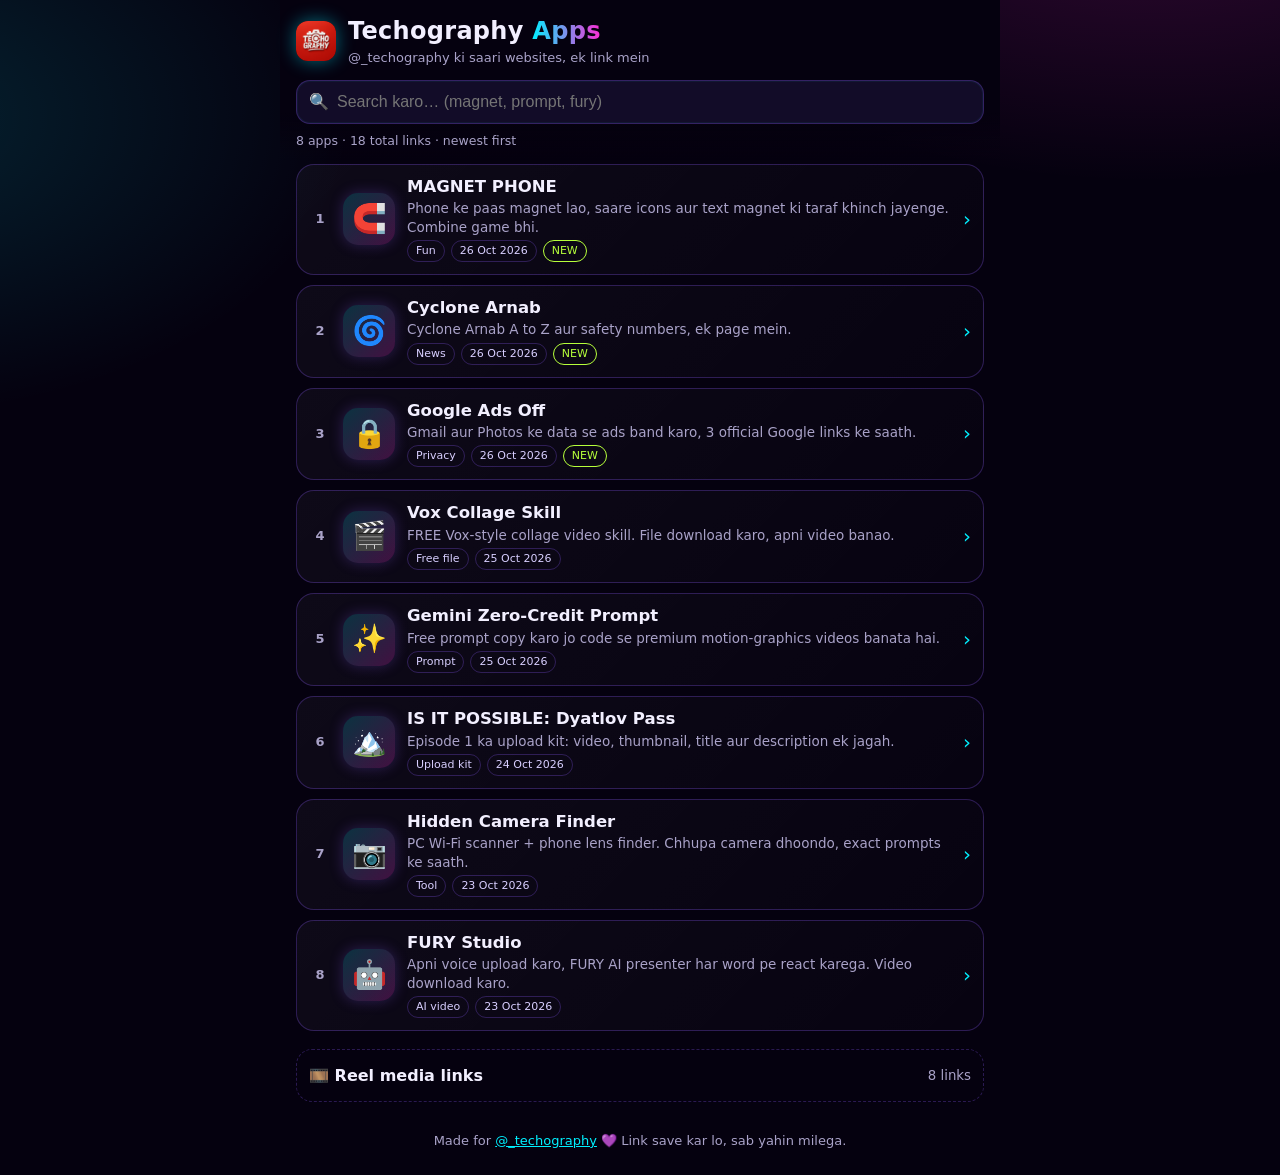
<file: techography-apps/index.html>
<!doctype html>
<html lang="hi">
<head>
<meta charset="utf-8">
<meta name="viewport" content="width=device-width,initial-scale=1,viewport-fit=cover">
<title>Techography Apps · saari websites ek jagah</title>
<meta name="description" content="@_techography ki saari websites ek link mein. Kholo full screen, code download karo.">
<meta property="og:title" content="Techography Apps 🚀 saari websites ek jagah">
<meta property="og:description" content="Har app full screen mein kholo, aur uska code download karo. By @_techography">
<meta property="og:image" content="logo.png">
<meta name="theme-color" content="#05010f">
<meta name="mobile-web-app-capable" content="yes">
<meta name="apple-mobile-web-app-capable" content="yes">
<meta name="apple-mobile-web-app-status-bar-style" content="black-translucent">
<link rel="manifest" href="manifest.webmanifest">
<link rel="icon" href="logo.png">
<link rel="stylesheet" href="styles.css">
</head>
<body>
<div id="list-view">
  <header class="top">
    <div class="brand"><img src="logo.png" alt="" width="40" height="40"><div><h1>Techography <span>Apps</span></h1><p>@_techography ki saari websites, ek link mein</p></div></div>
    <label class="search"><span aria-hidden="true">🔍</span><input id="q" type="search" placeholder="Search karo… (magnet, prompt, fury)" autocomplete="off" aria-label="Search apps"></label>
    <div class="stats" id="stats"></div>
  </header>
  <main>
    <ol class="apps" id="apps"></ol>
    <p class="empty" id="empty" hidden>Kuch nahi mila 😅 doosra word try karo</p>
    <details class="media" id="mediaBox">
      <summary><span>🎞️ Reel media links</span><small id="mediaCount"></small></summary>
      <p class="note">Ye apps nahi hain: reels ke videos aur files yahan se serve hote hain (auto-DM aur downloads ke liye). Inka koi code nahi hai.</p>
      <ul class="mlist" id="media"></ul>
    </details>
  </main>
  <footer>Made for <a href="https://instagram.com/_techography" target="_blank" rel="noopener">@_techography</a> 💜 Link save kar lo, sab yahin milega.</footer>
</div>

<section id="detail-view" hidden aria-live="polite">
  <div class="dtop"><button class="back" id="back" type="button" aria-label="Back">←</button><span id="dnum"></span></div>
  <div class="dcard">
    <div class="dhead"><div class="demoji" id="demoji"></div><div><h2 id="dname"></h2><p class="dmeta" id="dmeta"></p></div></div>
    <p class="ddesc" id="ddesc"></p>
    <button class="btn primary" id="openFs" type="button">⛶ Open Full Screen</button>
    <a class="btn dl" id="dl" download>⬇ Download Code <small id="dlkb"></small></a>
    <div class="row"><a class="btn ghost" id="newtab" target="_blank" rel="noopener">↗ New tab mein kholo</a><button class="btn ghost" id="copy" type="button">🔗 Copy link</button></div>
    <div id="twin"></div>
    <p class="tip">Camera, mic ya sensor wali app (jaise Magnet) best chalti hai "New tab" mein. Wahan bhi ⛶ button hai.</p>
    <button class="thumbwrap" id="thumbBtn" type="button" aria-label="Open full screen"><img id="thumb" alt="Preview" loading="lazy"><span>▶ Tap to open</span></button>
  </div>
</section>

<div id="viewer" hidden>
  <iframe id="frame" title="App" allow="fullscreen; camera; microphone; autoplay; clipboard-write; clipboard-read; accelerometer; gyroscope; magnetometer; display-capture; web-share; screen-wake-lock" allowfullscreen></iframe>
  <div class="vbar" title="Drag karke hata sakte ho"><button id="vexit" class="vbtn x" type="button" aria-label="Exit full screen">✕</button><a id="vnew" class="vbtn" target="_blank" rel="noopener" aria-label="Open in new tab">↗</a></div>
</div>
<div id="toast" role="status"></div>
<script id="data" type="application/json">{"apps": [{"slug": "techography-magnet", "emoji": "🧲", "name": "MAGNET PHONE", "date": "2026-10-26", "tag": "Fun", "desc": "Phone ke paas magnet lao, saare icons aur text magnet ki taraf khinch jayenge. Combine game bhi.", "zip": "zips/techography-magnet.zip", "zipKB": 410, "thumb": "thumbs/techography-magnet.jpg"}, {"slug": "techography-cyclone-arnab", "emoji": "🌀", "name": "Cyclone Arnab", "date": "2026-10-26", "tag": "News", "desc": "Cyclone Arnab A to Z aur safety numbers, ek page mein.", "zip": "zips/techography-cyclone-arnab.zip", "zipKB": 414, "thumb": "thumbs/techography-cyclone-arnab.jpg"}, {"slug": "techography-google-ads-off", "emoji": "🔒", "name": "Google Ads Off", "date": "2026-10-26", "tag": "Privacy", "desc": "Gmail aur Photos ke data se ads band karo, 3 official Google links ke saath.", "zip": "https://techography-apps-code.sites.tab.bot/zips/techography-google-ads-off.zip", "zipKB": 264, "thumb": "thumbs/techography-google-ads-off.jpg"}, {"slug": "techography-vox-skill", "emoji": "🎬", "name": "Vox Collage Skill", "date": "2026-10-25", "tag": "Free file", "desc": "FREE Vox-style collage video skill. File download karo, apni video banao.", "zip": "https://techography-apps-code.sites.tab.bot/zips/techography-vox-skill.zip", "zipKB": 153, "thumb": "thumbs/techography-vox-skill.jpg"}, {"slug": "techography-prompts", "emoji": "✨", "name": "Gemini Zero-Credit Prompt", "date": "2026-10-25", "tag": "Prompt", "desc": "Free prompt copy karo jo code se premium motion-graphics videos banata hai.", "zip": "zips/techography-prompts.zip", "zipKB": 59, "thumb": "thumbs/techography-prompts.jpg"}, {"slug": "isitpossible-media", "emoji": "🏔️", "name": "IS IT POSSIBLE: Dyatlov Pass", "date": "2026-10-24", "tag": "Upload kit", "desc": "Episode 1 ka upload kit: video, thumbnail, title aur description ek jagah.", "zip": "https://techography-apps-code.sites.tab.bot/zips/isitpossible-media.zip", "zipKB": 161, "thumb": "thumbs/isitpossible-media.jpg"}, {"slug": "techography-hidden-cam", "emoji": "📷", "name": "Hidden Camera Finder", "date": "2026-10-23", "tag": "Tool", "desc": "PC Wi-Fi scanner + phone lens finder. Chhupa camera dhoondo, exact prompts ke saath.", "zip": "zips/techography-hidden-cam.zip", "zipKB": 84, "thumb": "thumbs/techography-hidden-cam.jpg"}, {"slug": "fury-studio", "emoji": "🤖", "name": "FURY Studio", "date": "2026-10-23", "tag": "AI video", "desc": "Apni voice upload karo, FURY AI presenter har word pe react karega. Video download karo.", "twin": "fury-studio-next", "zip": "https://techography-apps-code.sites.tab.bot/zips/fury-studio.zip", "zipKB": 548, "thumb": "thumbs/fury-studio.jpg"}], "twins": {"fury-studio-next": {"slug": "fury-studio-next", "name": "FURY Studio (testing version)"}}, "media": [{"slug": "techography-tab-reel-2", "name": "Tab reel 2 media", "date": "2026-10-26"}, {"slug": "techography-tab-reel", "name": "Tab reel media", "date": "2026-10-25"}, {"slug": "techography-vox-reel", "name": "Vox reel media", "date": "2026-10-25"}, {"slug": "techography-family-trust", "name": "Family Trust reel media", "date": "2026-10-25"}, {"slug": "techography-gemini-reel", "name": "Gemini reel media", "date": "2026-10-25"}, {"slug": "techography-kya-hoon-mein", "name": "\"Kya hoon mein\" reel media", "date": "2026-10-23"}, {"slug": "techography-tab-promo", "name": "Tab promo media", "date": "2026-10-23", "twin": "techography-tab-promo-static"}, {"slug": "techography-media", "name": "Techography media", "date": "2026-10-23"}]}</script>
<script src="script.js"></script>
</body>
</html>
</file>
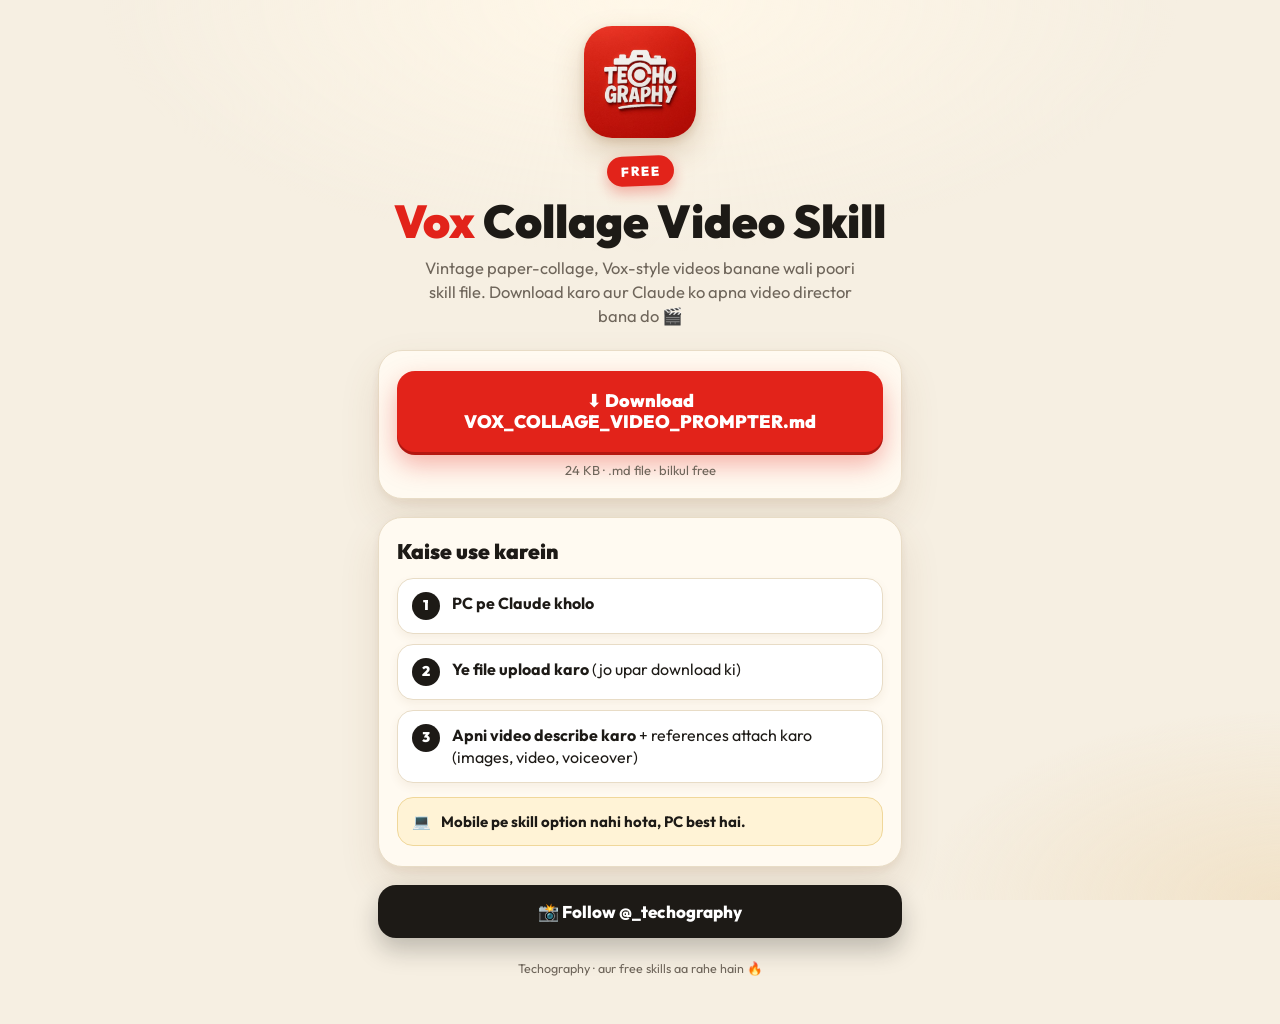
<file: vox-skill/index.html>
<!doctype html>
<html lang="hi"><head>
<meta charset="utf-8">
<meta name="viewport" content="width=device-width,initial-scale=1,viewport-fit=cover">
<title>FREE Vox Collage Video Skill · Techography</title>
<meta name="description" content="Download the free Vox-style collage video skill file. PC pe Claude kholo, file upload karo, apni video describe karo.">
<meta property="og:title" content="FREE Vox Collage Video Skill · Techography">
<meta property="og:description" content="Download VOX_COLLAGE_VIDEO_PROMPTER.md, free. Follow @_techography">
<meta property="og:image" content="https://techography-vox-skill.sites.tab.bot/og.jpg">
<meta name="theme-color" content="#f6efe2">
<link rel="preconnect" href="https://fonts.googleapis.com"><link rel="preconnect" href="https://fonts.gstatic.com" crossorigin>
<link href="https://fonts.googleapis.com/css2?family=Outfit:wght@400;600;800;900&display=swap" rel="stylesheet">
<style>
:root{--bg:#f6efe2;--card:#fffaf1;--ink:#1d1a16;--mut:#6e655a;--red:#e2231a;--line:#e8dcc6}
*{box-sizing:border-box;margin:0;padding:0}
html{-webkit-text-size-adjust:100%}
body{font-family:Outfit,system-ui,-apple-system,Segoe UI,Roboto,sans-serif;background:var(--bg);color:var(--ink);min-height:100vh}
body:before{content:"";position:fixed;inset:0;z-index:-1;background:radial-gradient(60% 40% at 50% 0%,#fff7e8,transparent 70%),radial-gradient(40% 30% at 100% 100%,#f1e2c8,transparent 70%)}
.wrap{max-width:560px;margin:0 auto;padding:26px 18px 48px}
.top{display:flex;flex-direction:column;align-items:center;text-align:center}
.logo{width:112px;height:112px;border-radius:28px;box-shadow:0 14px 30px #8a5a2a40,0 3px 8px #8a5a2a30;margin-bottom:18px;display:block}
.badge{display:inline-block;background:var(--red);color:#fff;font-weight:900;letter-spacing:1.5px;font-size:13px;padding:7px 14px;border-radius:999px;box-shadow:0 6px 14px #e2231a55;transform:rotate(-2deg);margin-bottom:12px}
h1{font-weight:900;font-size:clamp(32px,9vw,46px);line-height:1.04;margin-bottom:10px}
h1 em{font-style:normal;color:var(--red)}
.sub{color:var(--mut);font-size:16.5px;line-height:1.45;max-width:440px;margin-bottom:22px}
.card{background:var(--card);border:1px solid var(--line);border-radius:24px;padding:20px 18px;box-shadow:0 18px 40px #7a52281f,0 4px 10px #7a522814;margin-bottom:18px}
.dl{display:flex;align-items:center;justify-content:center;gap:10px;width:100%;text-decoration:none;background:var(--red);color:#fff;border-radius:18px;padding:19px 14px;font-weight:900;font-size:18px;line-height:1.2;box-shadow:0 12px 26px #e2231a59,0 3px 0 #a5140e;word-break:break-word;text-align:center}
.dl:active{transform:translateY(2px);box-shadow:0 6px 14px #e2231a55,0 1px 0 #a5140e}
.dl small{display:block;font-weight:600;font-size:12.5px;opacity:.9;margin-top:4px}
.meta{text-align:center;color:var(--mut);font-size:13px;margin-top:10px}
h2{font-size:21px;font-weight:900;margin-bottom:14px}
ol{list-style:none;counter-reset:s;display:grid;gap:10px}
ol li{counter-increment:s;display:flex;gap:12px;align-items:flex-start;background:#fff;border:1px solid var(--line);border-radius:16px;padding:13px 14px;font-size:16px;line-height:1.4;box-shadow:0 4px 10px #7a522812}
ol li:before{content:counter(s);flex:none;width:28px;height:28px;border-radius:50%;background:var(--ink);color:#fff;display:grid;place-items:center;font-weight:900;font-size:14px}
.note{display:flex;gap:10px;align-items:flex-start;background:#fff3d6;border:1px solid #f0d79a;border-radius:16px;padding:13px 14px;font-size:15px;line-height:1.4;margin-top:14px}
.follow{display:flex;align-items:center;justify-content:center;gap:10px;text-decoration:none;background:var(--ink);color:#fff;border-radius:18px;padding:16px;font-weight:800;font-size:17px;box-shadow:0 12px 24px #1d1a1640}
footer{text-align:center;color:var(--mut);font-size:12.5px;margin-top:22px}
</style></head>
<body><div class="wrap">
<div class="top">
  <img class="logo" src="logo.jpg" alt="Techography" width="112" height="112">
  <span class="badge">FREE</span>
  <h1><em>Vox</em> Collage Video Skill</h1>
  <p class="sub">Vintage paper-collage, Vox-style videos banane wali poori skill file. Download karo aur Claude ko apna video director bana do 🎬</p>
</div>

<div class="card">
  <a class="dl" href="VOX_COLLAGE_VIDEO_PROMPTER.md" download="VOX_COLLAGE_VIDEO_PROMPTER.md">⬇️ Download VOX_COLLAGE_VIDEO_PROMPTER.md</a>
  <p class="meta">24 KB · .md file · bilkul free</p>
</div>

<div class="card">
  <h2>Kaise use karein</h2>
  <ol>
    <li><span><b>PC pe Claude kholo</b></span></li>
    <li><span><b>Ye file upload karo</b> (jo upar download ki)</span></li>
    <li><span><b>Apni video describe karo</b> + references attach karo (images, video, voiceover)</span></li>
  </ol>
  <div class="note"><span>💻</span><span><b>Mobile pe skill option nahi hota, PC best hai.</b></span></div>
</div>

<a class="follow" href="https://www.instagram.com/_techography/">📸 Follow @_techography</a>
<footer>Techography · aur free skills aa rahe hain 🔥</footer>
</div></body></html>
</file>
<file: fury-studio/styles.css>
[hidden]{display:none !important}
:root{--bg:#05070d;--card:rgba(255,255,255,.06);--line:rgba(140,230,255,.18);--cyan:#36e2ff;--cyan2:#7af3ff;--txt:#e9f6ff;--mute:#8aa3b5}
*{box-sizing:border-box}
html,body{margin:0;background:var(--bg);color:var(--txt);font-family:system-ui,-apple-system,"Segoe UI",Roboto,sans-serif;-webkit-font-smoothing:antialiased}
body{min-height:100vh;overflow-x:hidden}
.aurora{position:fixed;inset:-20%;z-index:-1;background:radial-gradient(40% 35% at 20% 10%,rgba(54,226,255,.18),transparent 70%),radial-gradient(35% 30% at 85% 30%,rgba(120,80,255,.16),transparent 70%),radial-gradient(40% 40% at 50% 100%,rgba(0,180,255,.12),transparent 70%);filter:blur(10px)}
.top{display:flex;align-items:baseline;justify-content:space-between;gap:12px;padding:18px 20px 6px;max-width:1180px;margin:0 auto}
.brand{font-weight:800;letter-spacing:.14em;font-size:20px;display:flex;align-items:center;gap:10px}
.brand b{font-weight:300;color:var(--cyan2)}
.dot{width:12px;height:12px;border-radius:50%;background:radial-gradient(circle at 30% 30%,#fff,var(--cyan) 50%,#0a6b85);box-shadow:0 0 18px var(--cyan)}
.tag{margin:0;color:var(--mute);font-size:13px}
.wrap{max-width:1180px;margin:0 auto;padding:10px 16px 30px;display:grid;gap:18px;grid-template-columns:1fr}
@media(min-width:900px){.wrap{grid-template-columns:minmax(0,1.1fr) minmax(0,.9fr);align-items:start}.stage-col{position:sticky;top:14px}}
.stage-col{display:flex;flex-direction:column;align-items:center;gap:10px}
.stage{position:relative;border-radius:22px;overflow:hidden;border:1px solid var(--line);box-shadow:0 0 0 1px rgba(255,255,255,.03),0 20px 60px rgba(0,0,0,.6),0 0 60px rgba(54,226,255,.12);background:#000;width:100%}
.stage.vertical{aspect-ratio:9/16;width:min(420px,100%,calc(72vh * 9 / 16))}
.stage.horizontal{aspect-ratio:16/9;max-width:100%}
.stage canvas{width:100%;height:100%;display:block}
.overlay{position:absolute;inset:0;display:flex;align-items:center;justify-content:center;background:rgba(5,7,13,.7);color:var(--cyan2);font-weight:600;letter-spacing:.08em}
.rec{position:absolute;top:12px;left:12px;background:rgba(0,0,0,.55);padding:5px 10px;border-radius:99px;font-size:12px;font-weight:700;letter-spacing:.1em;display:flex;gap:6px;align-items:center}
.rec span{width:8px;height:8px;border-radius:50%;background:#ff3b5c;animation:blink 1s infinite}
@keyframes blink{50%{opacity:.2}}
.transport{display:flex;align-items:center;gap:14px;width:100%;max-width:420px;justify-content:space-between}
.time{font-variant-numeric:tabular-nums;color:var(--mute);font-size:14px}
.meter{width:100%;max-width:420px;height:4px;border-radius:4px;background:rgba(255,255,255,.08);overflow:hidden}
.meter i{display:block;height:100%;width:0;background:linear-gradient(90deg,var(--cyan),#9b7bff);box-shadow:0 0 10px var(--cyan);transition:width .06s linear}
.steps-col{display:flex;flex-direction:column;gap:14px}
.card{background:var(--card);border:1px solid var(--line);border-radius:18px;padding:16px;backdrop-filter:blur(14px);-webkit-backdrop-filter:blur(14px)}
.card h2{margin:0 0 12px;font-size:16px;font-weight:650;display:flex;align-items:center;gap:10px}
.num{width:26px;height:26px;border-radius:50%;display:inline-flex;align-items:center;justify-content:center;font-size:13px;background:rgba(54,226,255,.12);border:1px solid rgba(54,226,255,.5);color:var(--cyan2)}
.seg{display:grid;grid-template-columns:1fr 1fr;gap:10px}
.seg-btn{font:inherit;color:var(--txt);background:rgba(255,255,255,.04);border:1px solid rgba(255,255,255,.12);border-radius:14px;padding:12px 8px;display:flex;flex-direction:column;align-items:center;gap:4px;cursor:pointer;font-weight:600}
.seg-btn small{color:var(--mute);font-weight:400;font-size:11.5px}
.seg-btn.active{border-color:var(--cyan);background:rgba(54,226,255,.1);box-shadow:0 0 20px rgba(54,226,255,.2) inset}
.ico{display:block;border:2px solid currentColor;border-radius:4px;margin-bottom:4px;opacity:.85}
.ico.v{width:14px;height:24px}.ico.h{width:26px;height:15px;margin-top:5px;margin-bottom:8px}
.drop{position:relative;display:flex;align-items:center;gap:14px;border:1.5px dashed rgba(54,226,255,.45);border-radius:14px;padding:16px;cursor:pointer;background:rgba(54,226,255,.04)}
.drop:hover,.drop.over{background:rgba(54,226,255,.1)}
.drop input{position:absolute;inset:0;opacity:0;cursor:pointer;width:100%}
.drop-ico{width:40px;height:40px;flex:none;border-radius:12px;display:flex;align-items:center;justify-content:center;background:rgba(54,226,255,.15);color:var(--cyan2);font-size:20px}
.drop small{color:var(--mute)}
.or{text-align:center;color:var(--mute);font-size:12px;margin:8px 0}
.btn{font:inherit;font-weight:650;border-radius:14px;padding:13px 18px;cursor:pointer;border:1px solid rgba(255,255,255,.14);color:var(--txt);background:rgba(255,255,255,.06);text-decoration:none;text-align:center;display:inline-block}
.btn.wide{width:100%;display:block}
.btn.primary{background:linear-gradient(135deg,#1fd6ff,#5b8cff);color:#021018;border:0;box-shadow:0 8px 30px rgba(54,226,255,.35)}
.btn.ghost:hover:not(:disabled){border-color:var(--cyan)}
.btn:disabled{opacity:.4;cursor:not-allowed}
.btn:focus-visible,.seg-btn:focus-visible,.drop:focus-within{outline:2px solid var(--cyan2);outline-offset:2px}
.btn.recording{background:#ff3b5c;color:#fff;border-color:#ff3b5c}
.hint{margin:0 0 12px;color:var(--mute);font-size:13.5px;line-height:1.45}
.info{margin:10px 0 0;font-size:13px;color:var(--cyan2);line-height:1.4}
.info.warn{color:#ffc46b}
.progress{position:relative;height:30px;border-radius:12px;background:rgba(255,255,255,.07);overflow:hidden;margin-top:10px}
.progress i{position:absolute;inset:0 auto 0 0;width:0;background:linear-gradient(90deg,#1fd6ff,#5b8cff)}
.progress span{position:relative;display:flex;height:100%;align-items:center;justify-content:center;font-size:13px;font-weight:700}
#dlLink{margin-top:10px}
.foot{text-align:center;color:var(--mute);font-size:12px;padding:10px 16px 28px}

.err{max-width:80%;text-align:center;color:#ffd38a;font-weight:500;letter-spacing:0;line-height:1.5;font-size:14px}
.err .btn{margin-top:14px}
.load-in{display:flex;flex-direction:column;align-items:center;gap:12px;text-align:center}
.spin{width:34px;height:34px;border-radius:50%;border:3px solid rgba(54,226,255,.2);border-top-color:var(--cyan);animation:sp 1s linear infinite}
@keyframes sp{to{transform:rotate(360deg)}}
.late{color:#ffd38a;font-size:13px;letter-spacing:0;opacity:0;pointer-events:none;animation:late .3s 20s forwards}
@keyframes late{to{opacity:1;pointer-events:auto}}
</file>
<file: magnet-phone/styles.css>
:root{
  --bg:#05010f; --cy:#00f0ff; --mg:#ff2bd6; --li:#a6ff00; --or:#ff7a00;
  --s:1; --safeT:env(safe-area-inset-top,0px); --safeB:env(safe-area-inset-bottom,0px);
}
*{box-sizing:border-box}
html,body{margin:0;height:100%;overflow:hidden;overscroll-behavior:none;background:#020008;color:#fff;
  font-family:ui-rounded,"SF Pro Rounded",system-ui,-apple-system,"Segoe UI",Roboto,"Noto Sans",sans-serif;
  touch-action:none;-webkit-user-select:none;user-select:none;-webkit-touch-callout:none;-webkit-tap-highlight-color:transparent}
button{font:inherit;color:inherit;cursor:pointer}
button:focus-visible,a:focus-visible,summary:focus-visible{outline:2px solid var(--cy);outline-offset:2px}
#app{position:fixed;inset:0;max-width:520px;margin:0 auto;display:flex;flex-direction:column;overflow:hidden;
  background:
   radial-gradient(120% 60% at 50% -10%,rgba(123,43,255,.45),transparent 60%),
   radial-gradient(90% 50% at 100% 110%,rgba(255,43,214,.28),transparent 60%),
   radial-gradient(80% 40% at 0% 80%,rgba(0,240,255,.18),transparent 60%),var(--bg);
  padding-top:var(--safeT)}
@media (min-width:560px){#app{border-left:1px solid #1d1240;border-right:1px solid #1d1240;box-shadow:0 0 80px rgba(123,43,255,.25)}}
#app::before{content:"";position:absolute;inset:0;pointer-events:none;opacity:.18;
  background-image:linear-gradient(rgba(255,255,255,.06) 1px,transparent 1px),linear-gradient(90deg,rgba(255,255,255,.06) 1px,transparent 1px);
  background-size:32px 32px;mask-image:linear-gradient(#000,transparent 70%)}

#topbar{position:relative;z-index:5;height:46px;display:flex;align-items:center;justify-content:space-between;padding:0 10px;flex:none}
.chip{display:flex;align-items:center;gap:7px;max-width:72%;padding:6px 12px 6px 10px;border-radius:999px;border:1px solid rgba(255,255,255,.18);
  background:rgba(20,10,45,.7);backdrop-filter:blur(8px);font-size:12.5px;font-weight:700;letter-spacing:.2px;white-space:nowrap;overflow:hidden;text-overflow:ellipsis}
#chipText{overflow:hidden;text-overflow:ellipsis}
#chipDot{width:9px;height:9px;border-radius:50%;background:#888;flex:none;box-shadow:0 0 8px currentColor}
.chip.ok #chipDot{background:var(--li);color:var(--li)}
.chip.warn #chipDot{background:var(--or);color:var(--or)}
.chip.live{border-color:rgba(166,255,0,.7);box-shadow:0 0 18px rgba(166,255,0,.35)}
.topbtns{display:flex;gap:8px}
.iconbtn{width:34px;height:34px;border-radius:50%;border:1px solid rgba(255,255,255,.18);background:rgba(20,10,45,.7);font-size:15px;font-weight:800;display:grid;place-items:center}

#stage{position:relative;flex:1;min-height:0;overflow:hidden;contain:layout paint}
.screen{position:absolute;inset:0}
.hidden{display:none!important}

/* ---------- home (flow layout is measured, then items go absolute) ---------- */
#home{padding:calc(4px*var(--s)) 14px 8px;display:flex;flex-direction:column;gap:calc(14px*var(--s))}
.row{display:flex;align-items:center;justify-content:center;gap:calc(6px*var(--s));margin:0}
.statusrow{justify-content:flex-start;gap:8px}
.spacer{flex:1}
.it{will-change:transform}
#home.phys .it{position:absolute;left:0;top:0;margin:0;transform-origin:50% 50%}
.sb{font-size:13px;font-weight:800;opacity:.9;padding:2px 4px;white-space:nowrap}
.widget.clock{align-self:center;text-align:center;padding:calc(8px*var(--s)) 20px;border-radius:22px;
  background:linear-gradient(135deg,rgba(0,240,255,.14),rgba(255,43,214,.14));border:1px solid rgba(255,255,255,.16);
  box-shadow:0 0 30px rgba(0,240,255,.18) inset,0 8px 30px rgba(0,0,0,.35)}
.bigtime{font-size:calc(48px*var(--s));font-weight:900;line-height:1;letter-spacing:-1px;
  background:linear-gradient(180deg,#fff,#b9f6ff);-webkit-background-clip:text;background-clip:text;color:transparent;filter:drop-shadow(0 0 12px rgba(0,240,255,.55))}
.date{font-size:calc(12.5px*var(--s));font-weight:700;opacity:.8;margin-top:4px}
.headline{gap:calc(2px*var(--s))}
.headline .gap{width:calc(12px*var(--s))}
.ch{display:inline-block;font-size:calc(40px*var(--s));font-weight:900;line-height:1;padding:0 1px;color:var(--cy);
  text-shadow:0 0 6px var(--cy),0 0 18px rgba(0,240,255,.7)}
.ch.c2{color:var(--mg);text-shadow:0 0 6px var(--mg),0 0 18px rgba(255,43,214,.7)}
.tag{font-size:calc(12.5px*var(--s));font-weight:700;margin:0;padding:5px 12px;border-radius:999px;background:rgba(255,255,255,.07);border:1px solid rgba(255,255,255,.12);white-space:nowrap}
.grid{display:grid;grid-template-columns:repeat(4,1fr);gap:calc(16px*var(--s)) 8px;justify-items:center;padding:0 6px}
.app{display:flex;flex-direction:column;align-items:center;gap:4px;width:auto}
.app b{display:grid;place-items:center;width:calc(52px*var(--s));height:calc(52px*var(--s));border-radius:calc(15px*var(--s));
  font-size:calc(27px*var(--s));background:linear-gradient(135deg,var(--g));box-shadow:0 6px 18px rgba(0,0,0,.45),0 0 0 1px rgba(255,255,255,.14) inset}
.app span{font-size:calc(10.5px*var(--s));font-weight:700;opacity:.92;white-space:nowrap;text-shadow:0 1px 3px #000}
.app.d{width:auto}
.app.d span{display:none}
.logoapp img{width:82%;height:82%;object-fit:contain;border-radius:12px}
.widgets{gap:10px}
.pill{display:flex;align-items:center;gap:8px;padding:calc(9px*var(--s)) 14px;border-radius:999px;font-weight:800;font-size:calc(14px*var(--s));white-space:nowrap;
  background:rgba(255,255,255,.08);border:1px solid rgba(255,255,255,.16);color:#fff;text-decoration:none}
.batbar{width:30px;height:14px;border:2px solid #fff;border-radius:4px;padding:1px;display:block}
.batbar i{display:block;height:100%;width:87%;background:var(--li);border-radius:1px;box-shadow:0 0 8px var(--li)}
.follow{background:linear-gradient(90deg,var(--mg),#7b2bff);border:0;box-shadow:0 0 22px rgba(255,43,214,.55)}
.dock{gap:calc(18px*var(--s));padding:0;background:none!important;border:0!important;margin-top:auto;align-self:center;border-radius:28px;background:rgba(255,255,255,.07);border:1px solid rgba(255,255,255,.12)}
#home.phys .dock,#home.phys .widget,#home.phys .pill{backdrop-filter:none}
.it.snap{animation:snap .25s ease-out}
.it.eaten{transition:opacity .35s,filter .35s;opacity:0;filter:blur(2px)}

/* magnet visuals */
#edgeGlow{position:absolute;width:520px;height:520px;margin:-260px 0 0 -260px;left:0;top:0;border-radius:50%;pointer-events:none;opacity:0;
  background:radial-gradient(circle,rgba(255,60,90,.55) 0,rgba(255,43,214,.25) 25%,rgba(0,240,255,.10) 45%,transparent 65%);will-change:transform,opacity;z-index:0}
#magnetMark{position:absolute;left:0;top:0;font-size:54px;width:70px;height:70px;margin:-35px 0 0 -35px;display:grid;place-items:center;opacity:0;pointer-events:none;
  filter:drop-shadow(0 0 14px rgba(255,60,90,.9));will-change:transform,opacity;z-index:3}
#hole{position:absolute;left:0;top:0;width:150px;height:150px;margin:-75px 0 0 -75px;border-radius:50%;opacity:0;pointer-events:none;z-index:0;will-change:transform,opacity}
#hole::before{content:"";position:absolute;inset:0;border-radius:50%;
  background:conic-gradient(from 0deg,#ff7a00,#ff2bd6,#7b2bff,#00f0ff,#ff7a00);filter:blur(6px);animation:spin 1.2s linear infinite}
#hole i{position:absolute;inset:22%;border-radius:50%;background:#000;box-shadow:0 0 40px 18px #000}

/* combine */
#comboHud{position:absolute;left:0;right:0;top:4px;display:flex;justify-content:space-between;align-items:center;padding:0 14px;font-size:13px;font-weight:800;z-index:2;pointer-events:none}
#discCount{padding:5px 11px;border-radius:999px;background:rgba(166,255,0,.14);border:1px solid rgba(166,255,0,.4);color:#dfff9a}
.hint2{opacity:.7}
#arena{position:absolute;inset:0}
.el{position:absolute;left:0;top:0;width:76px;height:76px;margin:0;border-radius:50%;display:flex;flex-direction:column;align-items:center;justify-content:center;
  background:radial-gradient(circle at 35% 30%,rgba(255,255,255,.22),rgba(40,20,90,.85) 70%);border:1.5px solid rgba(0,240,255,.55);
  box-shadow:0 0 18px rgba(0,240,255,.35),0 6px 16px rgba(0,0,0,.5);will-change:transform;touch-action:none}
.el .e{font-size:32px;line-height:1}
.el .n{font-size:10px;font-weight:800;margin-top:2px;max-width:70px;text-align:center;line-height:1.05;white-space:nowrap;overflow:hidden;text-overflow:ellipsis}
.el.grab{border-color:var(--mg);box-shadow:0 0 26px rgba(255,43,214,.7)}
.el.pop .e{animation:pop .45s cubic-bezier(.2,1.6,.4,1)}
.el.crown{border-color:#ffd400;box-shadow:0 0 30px rgba(255,212,0,.8)}
#shelfWrap{position:absolute;left:0;right:0;bottom:0;height:62px;background:linear-gradient(transparent,rgba(5,1,15,.92) 35%);z-index:2;touch-action:pan-x}
#shelf{display:flex;gap:6px;overflow-x:auto;padding:14px 10px 6px;scrollbar-width:none;touch-action:pan-x}
#shelf::-webkit-scrollbar{display:none}
.sh{flex:none;height:40px;min-width:40px;padding:0 10px;border-radius:12px;border:1px solid rgba(255,255,255,.18);background:rgba(255,255,255,.08);font-size:20px;display:flex;align-items:center;gap:5px}
.sh small{font-size:11px;font-weight:800;opacity:.85}
.spark{position:absolute;left:0;top:0;width:8px;height:8px;border-radius:50%;pointer-events:none;z-index:4;animation:spark .6s ease-out forwards}

#toast{position:absolute;left:50%;top:40px;transform:translate(-50%,-10px);z-index:6;padding:10px 16px;border-radius:16px;font-weight:900;font-size:15.5px;line-height:1.3;text-align:center;width:max-content;max-width:calc(100% - 28px);
  background:rgba(10,4,30,.92);border:1px solid rgba(0,240,255,.5);box-shadow:0 0 30px rgba(0,240,255,.35);opacity:0;pointer-events:none;transition:opacity .25s,transform .25s}
#toast.show{opacity:1;transform:translate(-50%,0)}
#toast.newd{border-color:var(--li);box-shadow:0 0 30px rgba(166,255,0,.5)}
#debug{position:absolute;left:6px;right:6px;bottom:6px;z-index:7;margin:0;padding:7px 9px;border-radius:10px;background:rgba(0,0,0,.78);border:1px solid rgba(166,255,0,.4);color:#dfff9a;font:10.5px/1.45 ui-monospace,Menlo,Consolas,monospace;white-space:pre-wrap;pointer-events:none}
.iconbtn.on{border-color:var(--li);box-shadow:0 0 10px rgba(166,255,0,.5)}

#controls{position:relative;z-index:5;display:flex;justify-content:safe center;gap:5px;padding:6px 8px 4px;flex:none;min-height:44px;flex-wrap:nowrap;overflow-x:auto;scrollbar-width:none}
#controls::-webkit-scrollbar{display:none}
.pillbtn{flex:none;padding:7px 10px;border-radius:999px;border:1px solid rgba(255,255,255,.2);background:rgba(255,255,255,.08);font-size:12.5px;font-weight:800;white-space:nowrap}
.pillbtn.on{background:linear-gradient(90deg,rgba(255,43,214,.35),rgba(123,43,255,.35));border-color:var(--mg);box-shadow:0 0 14px rgba(255,43,214,.45)}
#tabs{position:relative;z-index:5;display:flex;gap:6px;padding:4px 10px 4px;flex:none}
.tab{flex:1;display:flex;flex-direction:column;align-items:center;gap:1px;padding:6px 0 5px;border:1px solid rgba(255,255,255,.1);border-radius:14px;background:rgba(255,255,255,.04);font-size:11.5px;font-weight:800;opacity:.75}
.tab span{font-size:20px}
.tab.on{opacity:1;background:linear-gradient(180deg,rgba(0,240,255,.18),rgba(123,43,255,.18));border-color:rgba(0,240,255,.6);box-shadow:0 0 16px rgba(0,240,255,.3)}
.credit{flex:none;text-align:center;font-size:10.5px;opacity:.55;padding:0 0 calc(4px + var(--safeB))}

/* overlays */
.overlay{position:fixed;inset:0;z-index:20;display:grid;place-items:center;background:rgba(3,0,12,.82);backdrop-filter:blur(10px);padding:20px}
.startcard{max-width:380px;text-align:center}
.slogo{width:84px;height:84px;border-radius:22px;box-shadow:0 0 40px rgba(255,43,214,.5)}
.startcard h2{font-size:44px;font-weight:900;margin:14px 0 6px;letter-spacing:1px;color:var(--cy);text-shadow:0 0 18px var(--cy)}
.startcard h2 em{font-style:normal;color:var(--mg);text-shadow:0 0 18px var(--mg)}
.startcard p{font-size:15px;line-height:1.45;opacity:.9;margin:8px 0}
.small{font-size:12.5px!important;opacity:.65!important}
.bigbtn{margin:18px 0 8px;padding:18px 34px;border:0;border-radius:999px;font-size:21px;font-weight:900;color:#fff;
  background:linear-gradient(90deg,#ff3d6e,var(--mg),#7b2bff);box-shadow:0 0 40px rgba(255,43,214,.6);animation:pulse 1.6s ease-in-out infinite}
.ring{position:relative;width:130px;height:130px;margin:0 auto}
.ring svg{width:100%;height:100%;transform:rotate(-90deg)}
.ring circle{fill:none;stroke:rgba(255,255,255,.12);stroke-width:7}
#ringArc{stroke:var(--li);stroke-linecap:round;stroke-dasharray:276.5;stroke-dashoffset:276.5;filter:drop-shadow(0 0 6px var(--li))}
.ring span{position:absolute;inset:0;display:grid;place-items:center;font-size:44px}
.startcard h3{font-size:24px;margin:14px 0 4px}
.sheetcard{position:relative;max-width:440px;width:100%;max-height:88vh;overflow-y:auto;touch-action:pan-y;background:#0d0626;border:1px solid rgba(0,240,255,.35);border-radius:22px;padding:20px 18px;box-shadow:0 0 50px rgba(0,240,255,.2)}
.sheetcard h3{margin:0 36px 8px 0;font-size:20px}
.sheetcard ol{padding-left:20px;margin:8px 0;font-size:14px;line-height:1.5}
.sheetcard p{font-size:14px;line-height:1.5;margin:8px 0}
.sheetcard code{background:rgba(255,255,255,.1);padding:1px 6px;border-radius:6px;color:var(--cy)}
.sensorline{padding:8px 10px;border-radius:12px;background:rgba(166,255,0,.08);border:1px solid rgba(166,255,0,.3);font-weight:700}
.close{position:absolute;right:12px;top:12px}
.opts{margin:12px 0}
.optlabel{font-size:12px;font-weight:800;opacity:.7;margin-bottom:6px}
.seg{display:flex;gap:4px;margin-bottom:10px}
.seg button{flex:1;padding:8px 0;border-radius:10px;border:1px solid rgba(255,255,255,.18);background:rgba(255,255,255,.06);font-weight:800;font-size:14px}
.seg button.on{background:rgba(0,240,255,.2);border-color:var(--cy)}
.btnrow{display:flex;gap:6px;flex-wrap:wrap}
details{margin-top:10px;font-size:14px;border-top:1px solid rgba(255,255,255,.12);padding-top:10px}
summary{font-weight:800;cursor:pointer;color:var(--cy)}

@keyframes spin{to{transform:rotate(360deg)}}
@keyframes pulse{50%{transform:scale(1.05);box-shadow:0 0 60px rgba(255,43,214,.85)}}
@keyframes pop{0%{transform:scale(.2)}100%{transform:scale(1)}}
@keyframes spark{to{transform:translate(var(--dx),var(--dy)) scale(.2);opacity:0}}
@media (prefers-reduced-motion:reduce){.bigbtn,#hole::before{animation:none}}
@media (max-height:700px){:root{--s:.86}}
@media (max-height:620px){:root{--s:.74}}
</file>
<file: techography-apps/styles.css>
:root{--bg:#05010f;--card:#0f0a22;--line:rgba(140,90,255,.28);--cyan:#00f0ff;--pink:#ff2bd6;--lime:#b6ff3b;--txt:#f2efff;--mut:#a9a2c8}
*{box-sizing:border-box}html,body{margin:0;background:var(--bg);color:var(--txt);font:16px/1.45 system-ui,-apple-system,"Segoe UI",Roboto,sans-serif;-webkit-tap-highlight-color:transparent}
body{min-height:100vh;background:radial-gradient(900px 500px at 90% -10%,rgba(255,43,214,.18),transparent 60%),radial-gradient(800px 500px at -10% 10%,rgba(0,240,255,.14),transparent 60%),var(--bg);overflow-x:hidden}
a{color:var(--cyan)}button{font:inherit;color:inherit}
:focus-visible{outline:2px solid var(--cyan);outline-offset:2px}
.top{position:sticky;top:0;z-index:5;padding:calc(14px + env(safe-area-inset-top,0px)) 16px 10px;background:linear-gradient(var(--bg) 70%,rgba(5,1,15,0));max-width:720px;margin:0 auto}
.brand{display:flex;gap:12px;align-items:center}.brand img{border-radius:12px;box-shadow:0 0 18px rgba(0,240,255,.45)}
h1{margin:0;font-size:24px;letter-spacing:.3px}h1 span{background:linear-gradient(90deg,var(--cyan),var(--pink));-webkit-background-clip:text;background-clip:text;color:transparent}
.brand p{margin:0;color:var(--mut);font-size:13px}
.search{display:flex;align-items:center;gap:8px;margin-top:12px;background:#120c28;border:1px solid var(--line);border-radius:14px;padding:0 12px;box-shadow:inset 0 0 0 1px rgba(0,240,255,.05)}
.search:focus-within{border-color:var(--cyan);box-shadow:0 0 14px rgba(0,240,255,.35)}
.search input{flex:1;min-width:0;background:none;border:0;color:var(--txt);font-size:16px;padding:12px 0;outline:none}
.stats{margin-top:8px;color:var(--mut);font-size:12.5px}
main{max-width:720px;margin:0 auto;padding:4px 16px 20px}
.apps{list-style:none;margin:0;padding:0;display:grid;gap:10px}
.app{display:flex;gap:12px;align-items:center;width:100%;text-align:left;background:linear-gradient(135deg,rgba(255,255,255,.04),rgba(255,255,255,.01));border:1px solid var(--line);border-radius:18px;padding:12px;cursor:pointer;transition:transform .12s,border-color .2s}
.app:active{transform:scale(.98)}.app:hover{border-color:rgba(0,240,255,.6)}
.num{flex:none;width:22px;color:var(--mut);font-size:13px;font-weight:700;text-align:center}
.ico{flex:none;width:52px;height:52px;border-radius:15px;display:grid;place-items:center;font-size:28px;background:linear-gradient(135deg,rgba(0,240,255,.18),rgba(255,43,214,.22));box-shadow:0 0 14px rgba(140,90,255,.25)}
.info{flex:1;min-width:0}.info b{display:block;font-size:16.5px;line-height:1.25}
.info p{margin:2px 0 4px;color:var(--mut);font-size:13.5px;line-height:1.35;display:-webkit-box;-webkit-line-clamp:2;-webkit-box-orient:vertical;overflow:hidden}
.chips{display:flex;gap:6px;flex-wrap:wrap}.chip{font-size:11px;padding:2px 8px;border-radius:99px;border:1px solid var(--line);color:#d8cfff}.chip.new{border-color:var(--lime);color:var(--lime)}
.go{flex:none;color:var(--cyan);font-size:20px}
.empty{text-align:center;color:var(--mut);padding:20px}
.media{margin-top:18px;border:1px dashed var(--line);border-radius:16px;padding:4px 12px}
.media summary{cursor:pointer;padding:10px 0;display:flex;justify-content:space-between;align-items:center;font-weight:700;list-style:none}.media summary::-webkit-details-marker{display:none}
.media summary small{color:var(--mut);font-weight:400}.note{color:var(--mut);font-size:13px;margin:0 0 8px}
.mlist{list-style:none;padding:0;margin:0 0 10px;display:grid;gap:6px}.mlist a{display:flex;justify-content:space-between;gap:10px;padding:10px 12px;border-radius:12px;background:rgba(255,255,255,.03);text-decoration:none;color:var(--txt);font-size:14px}.mlist small{color:var(--mut)}
.allzip{display:block;text-align:center;margin:16px 0 4px;padding:13px;border-radius:14px;border:1px solid var(--line);text-decoration:none;font-weight:700}
footer{text-align:center;color:var(--mut);font-size:13px;padding:10px 16px calc(24px + env(safe-area-inset-bottom,0px))}
/* detail */
#detail-view{max-width:720px;margin:0 auto;padding:calc(10px + env(safe-area-inset-top,0px)) 16px calc(24px + env(safe-area-inset-bottom,0px))}
.dtop{display:flex;align-items:center;gap:12px;color:var(--mut);font-size:14px;margin-bottom:8px}
.back{width:44px;height:44px;border-radius:14px;border:1px solid var(--line);background:#120c28;font-size:22px;cursor:pointer}
.dcard{border:1px solid var(--line);border-radius:22px;padding:16px;background:linear-gradient(160deg,rgba(0,240,255,.06),rgba(255,43,214,.05) 60%,rgba(255,255,255,.01))}
.dhead{display:flex;gap:14px;align-items:center}.demoji{width:64px;height:64px;flex:none;border-radius:18px;display:grid;place-items:center;font-size:36px;background:linear-gradient(135deg,rgba(0,240,255,.2),rgba(255,43,214,.25));box-shadow:0 0 20px rgba(140,90,255,.35)}
h2{margin:0;font-size:22px;line-height:1.2}.dmeta{margin:3px 0 0;color:var(--mut);font-size:13px;word-break:break-all}
.ddesc{margin:12px 0 14px;font-size:15.5px}
.btn{display:flex;justify-content:center;align-items:center;gap:8px;width:100%;padding:15px;margin:0 0 10px;border-radius:16px;border:1px solid var(--line);background:#160f30;text-decoration:none;color:var(--txt);font-weight:800;font-size:16.5px;cursor:pointer}
.btn.primary{background:linear-gradient(90deg,#00d5ff,#a24bff 55%,#ff2bd6);border:0;color:#fff;font-size:19px;padding:18px;box-shadow:0 0 24px rgba(162,75,255,.55);text-shadow:0 1px 2px rgba(0,0,0,.3)}
.btn.dl{background:rgba(182,255,59,.1);border-color:rgba(182,255,59,.55);color:var(--lime)}.btn small{font-weight:500;opacity:.8}
.row{display:flex;gap:10px}.btn.ghost{font-size:14.5px;font-weight:700;padding:12px}
.twin{margin:4px 0 10px;padding:10px 12px;border-radius:14px;background:rgba(255,255,255,.03);font-size:13.5px;color:var(--mut)}.twin a{font-weight:700}
.tip{color:var(--mut);font-size:12.5px;margin:2px 0 12px}
.thumbwrap{display:block;position:relative;width:min(100%,280px);margin:0 auto;padding:0;border:1px solid var(--line);border-radius:22px;overflow:hidden;background:#000;cursor:pointer}
.thumbwrap img{display:block;width:100%;height:auto;aspect-ratio:360/779}.thumbwrap span{position:absolute;left:50%;bottom:14px;transform:translateX(-50%);background:rgba(5,1,15,.75);padding:6px 14px;border-radius:99px;font-size:13px;font-weight:700;border:1px solid var(--line);white-space:nowrap}
/* viewer */
#viewer{position:fixed;inset:0;z-index:100;background:#000}#viewer[hidden]{display:none}
#frame{position:absolute;inset:0;width:100%;height:100%;border:0;background:#fff}
.vbar{position:absolute;left:4px;top:42%;display:flex;flex-direction:column;gap:8px;z-index:2;padding:6px 4px;border-radius:16px;touch-action:none;opacity:.88}.vbar::before{content:'';display:block;width:18px;height:3px;border-radius:2px;background:rgba(255,255,255,.45);margin:0 auto 2px}
.vbtn{width:42px;height:42px;border-radius:13px;display:grid;place-items:center;background:rgba(5,1,15,.72);border:1px solid rgba(0,240,255,.6);color:#fff;font-size:19px;text-decoration:none;cursor:pointer;-webkit-backdrop-filter:blur(6px);backdrop-filter:blur(6px);box-shadow:0 0 12px rgba(0,240,255,.35)}
.vbtn.x{border-color:rgba(255,43,214,.8);box-shadow:0 0 12px rgba(255,43,214,.45)}
#toast{position:fixed;left:50%;bottom:calc(24px + env(safe-area-inset-bottom,0px));transform:translate(-50%,40px);opacity:0;background:#1b1338;border:1px solid var(--line);padding:10px 16px;border-radius:99px;font-size:14px;transition:.25s;z-index:200;pointer-events:none}
#toast.show{opacity:1;transform:translate(-50%,0)}
body.viewing{overflow:hidden}
</file>
